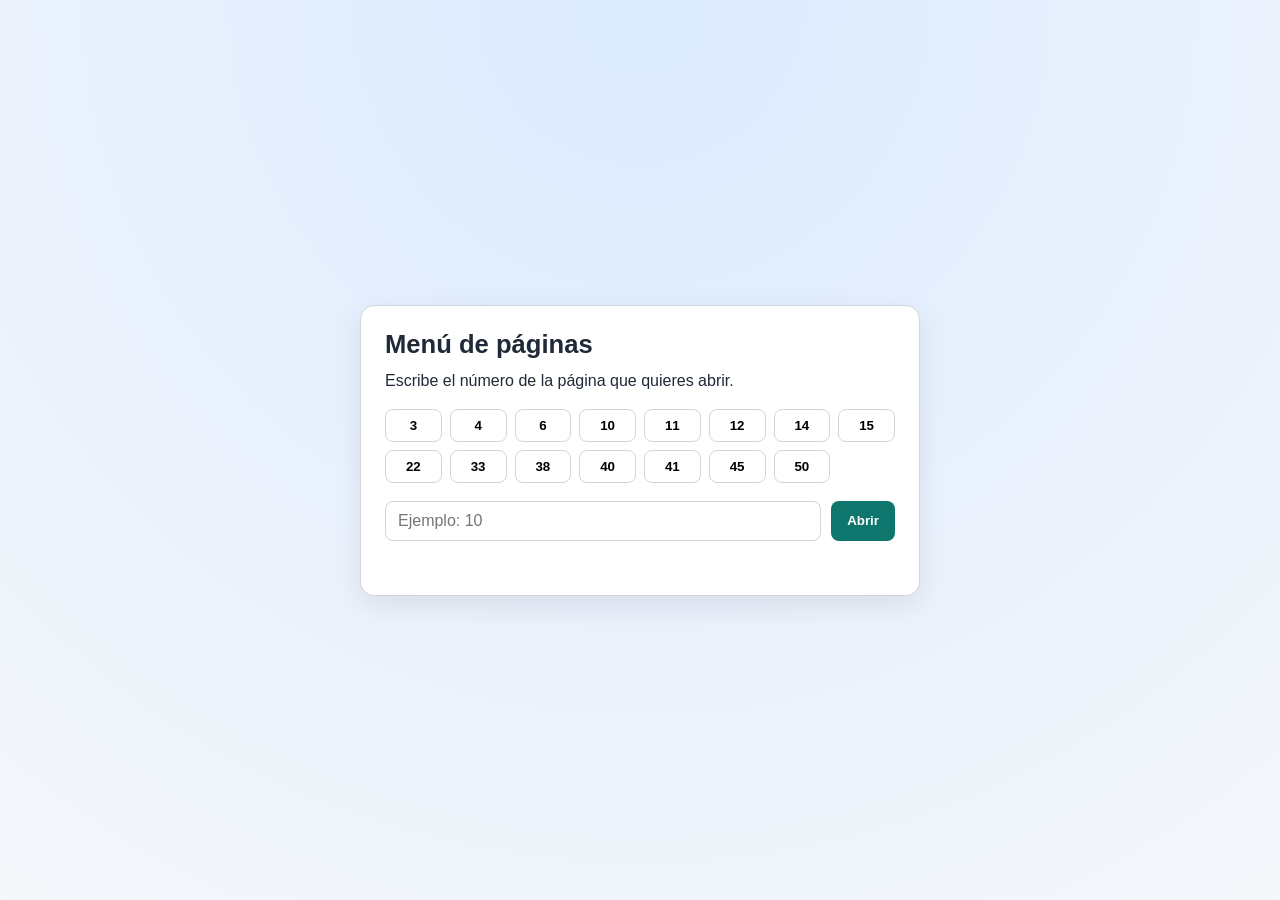
<file: index.html>
﻿<!DOCTYPE html>
<html lang="es">
<head>
  <meta charset="UTF-8" />
  <meta name="viewport" content="width=device-width, initial-scale=1.0" />
  <title>Menú de Páginas</title>
  <style>
    :root {
      --bg: #f5f7fb;
      --card: #ffffff;
      --text: #1f2937;
      --accent: #0f766e;
      --accent-hover: #115e59;
      --border: #d1d5db;
      --error: #b91c1c;
    }

    * {
      box-sizing: border-box;
      font-family: "Segoe UI", Tahoma, Geneva, Verdana, sans-serif;
    }

    body {
      margin: 0;
      min-height: 100vh;
      display: grid;
      place-items: center;
      background: radial-gradient(circle at top, #dbeafe, var(--bg));
      color: var(--text);
      padding: 24px;
    }

    .menu {
      width: min(560px, 100%);
      background: var(--card);
      border: 1px solid var(--border);
      border-radius: 14px;
      padding: 24px;
      box-shadow: 0 10px 30px rgba(0, 0, 0, 0.08);
    }

    h1 {
      margin: 0 0 10px;
      font-size: 1.6rem;
    }

    p {
      margin: 0 0 16px;
      line-height: 1.5;
    }

    .options {
      display: grid;
      grid-template-columns: repeat(auto-fit, minmax(56px, 1fr));
      gap: 8px;
      margin-bottom: 18px;
    }

    .opt-btn {
      border: 1px solid var(--border);
      background: #fff;
      padding: 8px;
      border-radius: 8px;
      cursor: pointer;
      font-weight: 600;
    }

    .opt-btn:hover {
      border-color: var(--accent);
    }

    .input-row {
      display: flex;
      gap: 10px;
      margin-bottom: 10px;
    }

    input {
      flex: 1;
      padding: 10px 12px;
      border: 1px solid var(--border);
      border-radius: 8px;
      font-size: 1rem;
    }

    button.go {
      border: none;
      background: var(--accent);
      color: white;
      padding: 10px 16px;
      border-radius: 8px;
      font-weight: 600;
      cursor: pointer;
    }

    button.go:hover {
      background: var(--accent-hover);
    }

    .error {
      min-height: 20px;
      color: var(--error);
      margin: 0;
      font-size: 0.95rem;
    }
  </style>
</head>
<body>
  <main class="menu">
    <h1>Menú de páginas</h1>
    <p>Escribe el número de la página que quieres abrir.</p>

    <div class="options" id="options"></div>

    <div class="input-row">
      <input id="pageInput" type="number" inputmode="numeric" placeholder="Ejemplo: 10" />
      <button class="go" id="openBtn" type="button">Abrir</button>
    </div>

    <p class="error" id="error"></p>
  </main>

  <script>
    const availablePages = [3, 4, 6, 10, 11, 12, 14, 15, 22, 33, 38, 40, 41, 45, 50];

    const optionsContainer = document.getElementById('options');
    const input = document.getElementById('pageInput');
    const openBtn = document.getElementById('openBtn');
    const error = document.getElementById('error');

    function openPage(number) {
      if (!availablePages.includes(number)) {
        error.textContent = 'Ese número no existe. Opciones válidas: ' + availablePages.join(', ');
        return;
      }

      error.textContent = '';
      window.location.href = `${number}/index.html`;
    }

    availablePages.forEach((num) => {
      const button = document.createElement('button');
      button.type = 'button';
      button.className = 'opt-btn';
      button.textContent = num;
      button.addEventListener('click', () => openPage(num));
      optionsContainer.appendChild(button);
    });

    openBtn.addEventListener('click', () => {
      const number = Number(input.value.trim());
      openPage(number);
    });

    input.addEventListener('keydown', (event) => {
      if (event.key === 'Enter') {
        const number = Number(input.value.trim());
        openPage(number);
      }
    });
  </script>
</body>
</html>
</file>
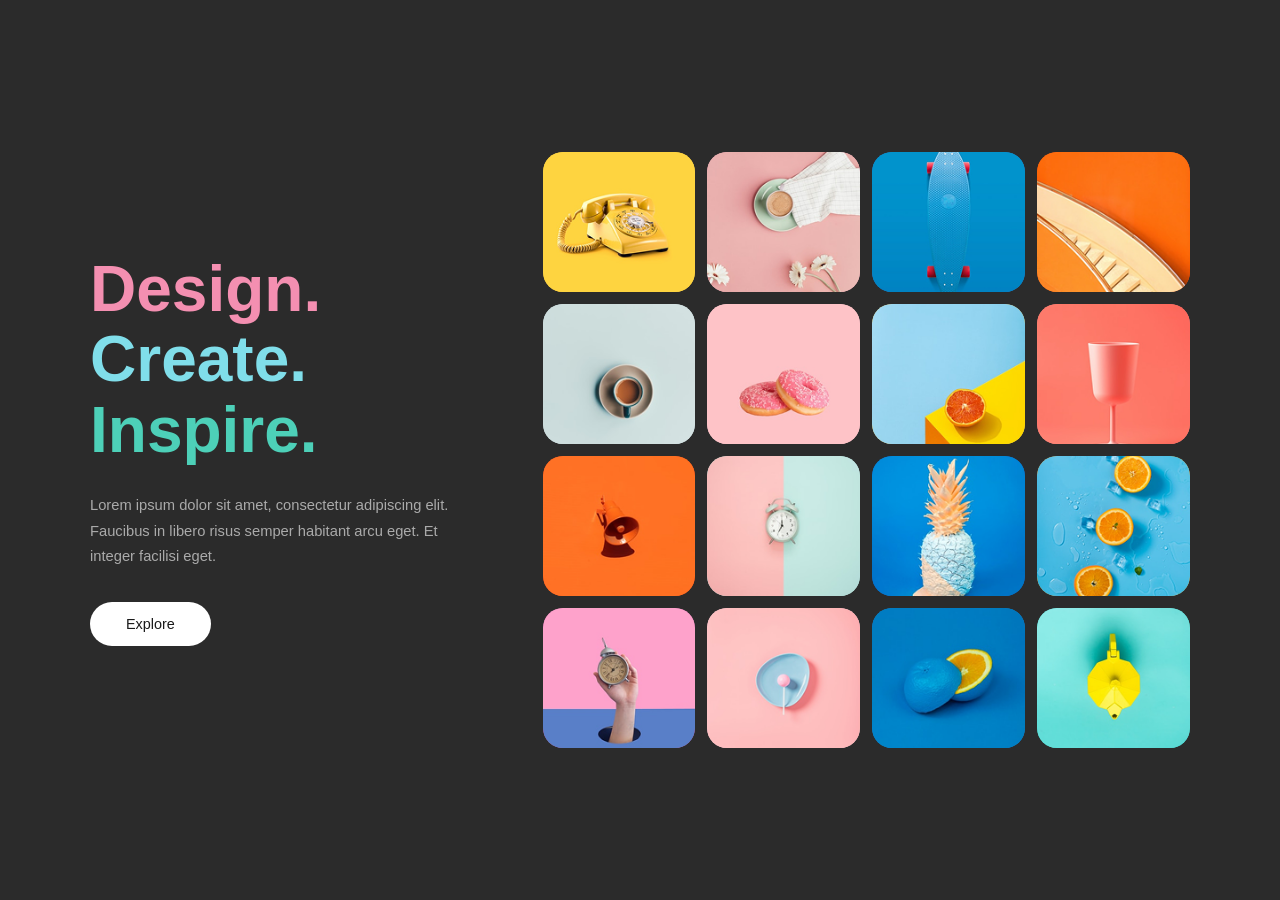
<file: 10/index.html>
﻿<!DOCTYPE html>
<html lang="es">
<head>
  <meta charset="UTF-8" />
  <meta name="viewport" content="width=device-width, initial-scale=1.0" />
  <title>Design. Create. Inspire.</title>
  <link rel="preconnect" href="https://fonts.googleapis.com" />
  <link rel="preconnect" href="https://fonts.gstatic.com" crossorigin />
  <link
    href="https://fonts.googleapis.com/css2?family=Google+Sans:ital,opsz,wght@0,17..18,400..700;1,17..18,400..700&family=Poppins:ital,wght@0,100;0,200;0,300;0,400;0,500;0,600;0,700;0,800;0,900;1,100;1,200;1,300;1,400;1,500;1,600;1,700;1,800;1,900&family=Roboto:ital,wght@0,100..900;1,100..900&display=swap"
    rel="stylesheet"
  />
  <link rel="stylesheet" href="CSS/style.css" />
</head>
<body>
  <section class="hero">
    <div class="hero__left">
      <h1>
        <span class="c-pink">Design.</span>
        <span class="c-blue">Create.</span>
        <span class="c-teal">Inspire.</span>
      </h1>

      <p>Lorem ipsum dolor sit amet, consectetur adipiscing elit. Faucibus in libero risus semper habitant arcu eget. Et integer facilisi eget.</p>
      <a href="#" class="btn">Explore</a>
    </div>

    <div class="hero__grid">
      <div class="cell"><img src="media/FILA 1/Frame 14195.png" alt="" /></div>
      <div class="cell"><img src="media/FILA 1/Frame 14195 (1).png" alt="" /></div>
      <div class="cell"><img src="media/FILA 1/Frame 14195 (2).png" alt="" /></div>
      <div class="cell"><img src="media/FILA 1/Frame 14195 (3).png" alt="" /></div>

      <div class="cell"><img src="media/FILA 2/Frame 14196.png" alt="" /></div>
      <div class="cell"><img src="media/FILA 2/Frame 14196 (1).png" alt="" /></div>
      <div class="cell"><img src="media/FILA 2/Frame 14197.png" alt="" /></div>
      <div class="cell"><img src="media/FILA 2/Frame 14196 (2).png" alt="" /></div>

      <div class="cell"><img src="media/FILA 3/Frame 14197 (1).png" alt="" /></div>
      <div class="cell"><img src="media/FILA 3/Frame 14197.png" alt="" /></div>
      <div class="cell"><img src="media/FILA 3/Frame 14198 (3).png" alt="" /></div>
      <div class="cell"><img src="media/FILA 3/Frame 14197 (2).png" alt="" /></div>

      <div class="cell"><img src="media/FILA 4/Frame 14198 (1).png" alt="" /></div>
      <div class="cell"><img src="media/FILA 4/Frame 14198.png" alt="" /></div>
      <div class="cell"><img src="media/FILA 4/Frame 148.png" alt="" /></div>
      <div class="cell"><img src="media/FILA 4/Frame 14198 (2).png" alt="" /></div>
    </div>
  </section>
</body>
</html>
</file>
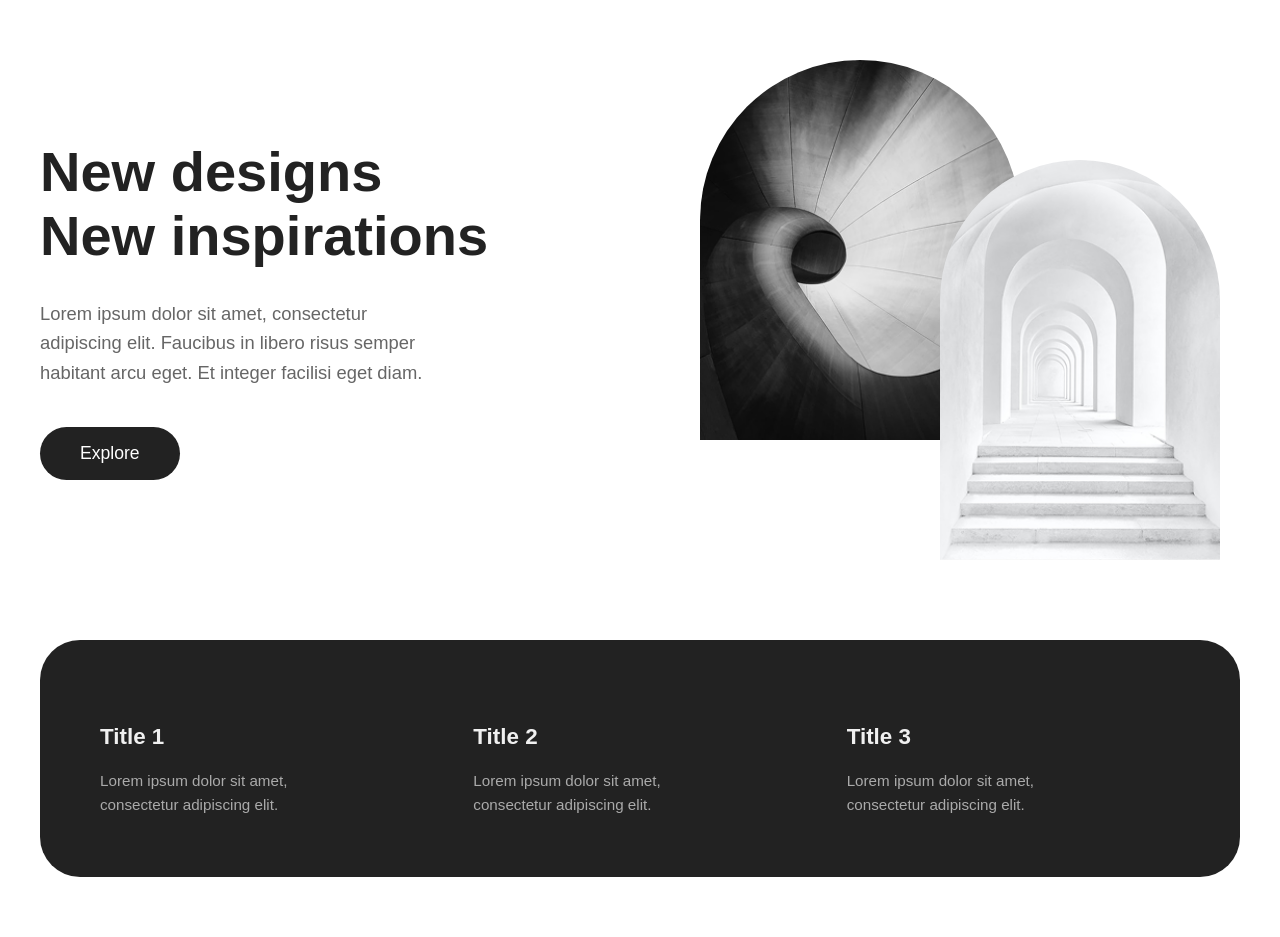
<file: 11/index.html>
﻿<!DOCTYPE html>
<html lang="en">
<head>
  <meta charset="UTF-8" />
  <meta name="viewport" content="width=device-width, initial-scale=1.0" />
  <title>New Designs Inspirations</title>
  <meta
    name="description"
    content="New designs, new inspirations. Explore our latest architectural and interior design concepts."
  />
  <link rel="stylesheet" href="CSS/style.css" />
  <link rel="preconnect" href="https://fonts.googleapis.com" />
  <link rel="preconnect" href="https://fonts.gstatic.com" crossorigin />
  <link
    href="https://fonts.googleapis.com/css2?family=Google+Sans:ital,opsz,wght@0,17..18,400..700;1,17..18,400..700&family=Poppins:ital,wght@0,100;0,200;0,300;0,400;0,500;0,600;0,700;0,800;0,900;1,100;1,200;1,300;1,400;1,500;1,600;1,700;1,800;1,900&family=Roboto:ital,wght@0,100..900;1,100..900&display=swap"
    rel="stylesheet"
  />
</head>
<body>
  <div class="container">
    <main class="hero">
      <div class="hero-left">
        <h1>New designs<br />New inspirations</h1>
        <p class="subtitle">
          Lorem ipsum dolor sit amet, consectetur<br />
          adipiscing elit. Faucibus in libero risus semper<br />
          habitant arcu eget. Et integer facilisi eget diam.
        </p>
        <button class="explore-btn">Explore</button>
      </div>

      <div class="hero-right">
        <img src="media/izquierda.png" alt="Dark concrete spiral staircase" class="arch-img-1" />
        <img src="media/derecha.png" alt="White arched hallway" class="arch-img-2" />
      </div>
    </main>

    <section class="features">
      <div class="feature-card">
        <i class="fa-solid fa-cloud feature-icon"></i>
        <h3>Title 1</h3>
        <p>Lorem ipsum dolor sit amet,<br />consectetur adipiscing elit.</p>
      </div>

      <div class="feature-card">
        <i class="fa-solid fa-cloud feature-icon"></i>
        <h3>Title 2</h3>
        <p>Lorem ipsum dolor sit amet,<br />consectetur adipiscing elit.</p>
      </div>

      <div class="feature-card">
        <i class="fa-solid fa-cloud feature-icon"></i>
        <h3>Title 3</h3>
        <p>Lorem ipsum dolor sit amet,<br />consectetur adipiscing elit.</p>
      </div>
    </section>
  </div>
</body>
</html>
</file>
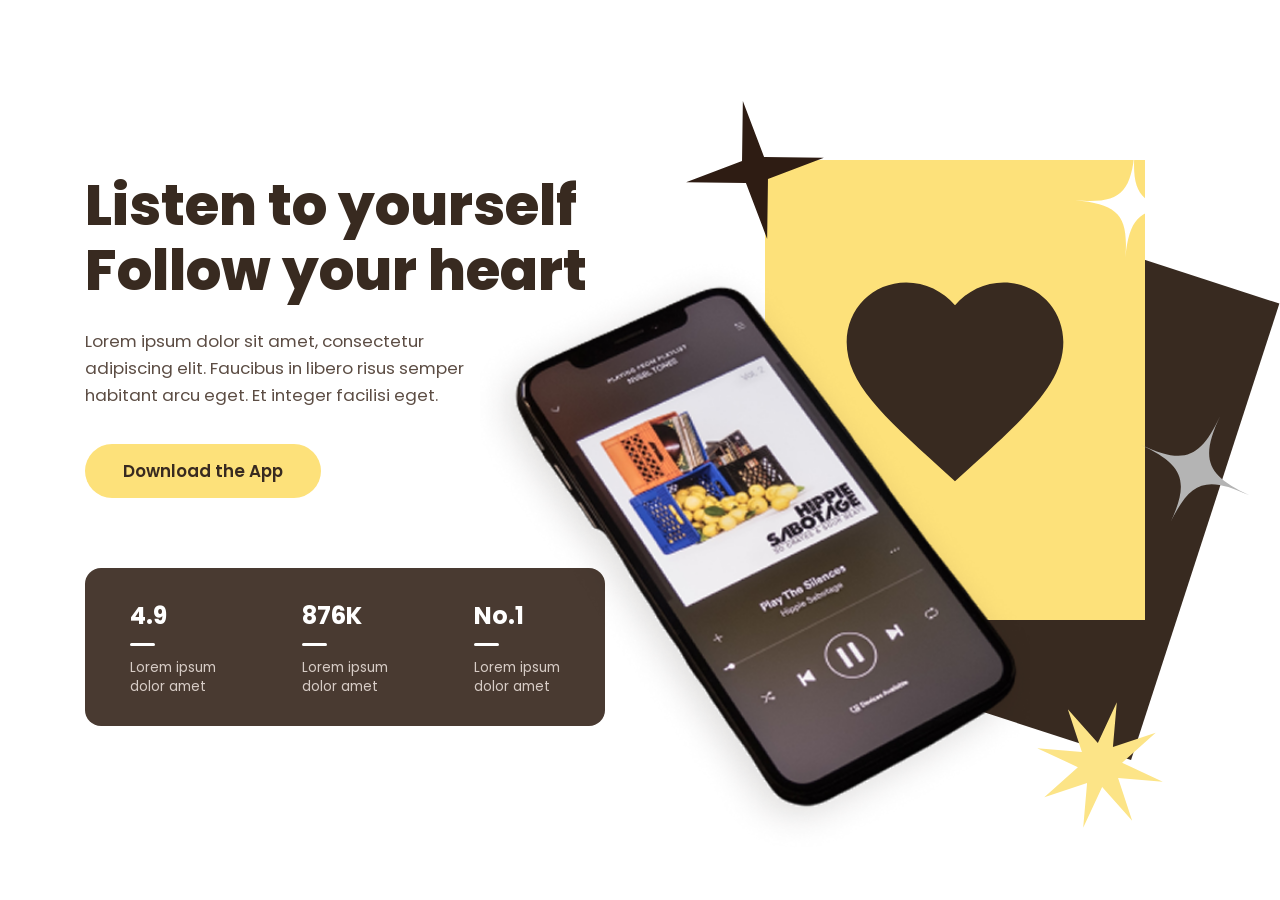
<file: 14/index.html>
﻿<!DOCTYPE html>
<html lang="es">
<head>
  <meta charset="UTF-8" />
  <meta name="viewport" content="width=device-width, initial-scale=1.0" />
  <title>Listen to yourself</title>

  <link rel="preconnect" href="https://fonts.googleapis.com" />
  <link rel="preconnect" href="https://fonts.gstatic.com" crossorigin />
  <link
    href="https://fonts.googleapis.com/css2?family=Poppins:wght@400;500;600;700;800&display=swap"
    rel="stylesheet"
  />
  <link rel="stylesheet" href="CSS/styles.css" />
</head>
<body>
  <div class="container">
    <div class="left-content">
      <h1>
        Listen to yourself<br />
        Follow your heart
      </h1>

      <p class="desc">
        Lorem ipsum dolor sit amet, consectetur<br />
        adipiscing elit. Faucibus in libero risus semper<br />
        habitant arcu eget. Et integer facilisi eget.
      </p>

      <button class="btn-download">Download the App</button>

      <div class="stats-card">
        <div class="stat-item">
          <h2>4.9</h2>
          <div class="line"></div>
          <p>Lorem ipsum<br />dolor amet</p>
        </div>

        <div class="stat-item">
          <h2>876K</h2>
          <div class="line"></div>
          <p>Lorem ipsum<br />dolor amet</p>
        </div>

        <div class="stat-item">
          <h2>No.1</h2>
          <div class="line"></div>
          <p>Lorem ipsum<br />dolor amet</p>
        </div>
      </div>
    </div>

    <div class="right-content">
      <svg class="star star-xdark" viewBox="0 0 100 100" xmlns="http://www.w3.org/2000/svg">
        <path d="M50 0 L58 42 L100 50 L58 58 L50 100 L42 58 L0 50 L42 42 Z" fill="#2E1C13" />
      </svg>

      <div class="dark-box"></div>
      <div class="yellow-box"></div>

      <svg class="heart-icon" viewBox="0 0 24 24" xmlns="http://www.w3.org/2000/svg">
        <path d="M12 21.35l-1.45-1.32C5.4 15.36 2 12.28 2 8.5 2 5.42 4.42 3 7.5 3c1.74 0 3.41.81 4.5 2.09C13.09 3.81 14.76 3 16.5 3 19.58 3 22 5.42 22 8.5c0 3.78-3.4 6.86-8.55 11.54L12 21.35z" />
      </svg>

      <svg class="star star-white" viewBox="0 0 100 100" xmlns="http://www.w3.org/2000/svg">
        <path d="M50 0 C50 40, 60 50, 100 50 C60 50, 50 60, 50 100 C50 60, 40 50, 0 50 C40 50, 50 40, 50 0 Z" fill="#FFFFFF" />
      </svg>

      <svg class="star star-silver" viewBox="0 0 100 100" xmlns="http://www.w3.org/2000/svg">
        <path d="M50 0 C50 40, 60 50, 100 50 C60 50, 50 60, 50 100 C50 60, 40 50, 0 50 C40 50, 50 40, 50 0 Z" fill="#B4B4B4" />
      </svg>

      <svg class="star star-yb" viewBox="0 0 100 100" xmlns="http://www.w3.org/2000/svg">
        <path d="M50 0 L56 34 L85 15 L66 44 L100 50 L66 56 L85 85 L56 66 L50 100 L44 66 L15 85 L34 56 L0 50 L34 44 L15 15 L44 34 Z" fill="#FCE487" />
      </svg>

      <div class="phone-mockup">
        <div class="phone-notch"></div>
        <img src="media/unsplash_N_xjrdKZPkw.png" alt="Screen" class="user-screen-image" />
        <div class="screen-placeholder"></div>
      </div>
    </div>
  </div>
</body>
</html>
</file>
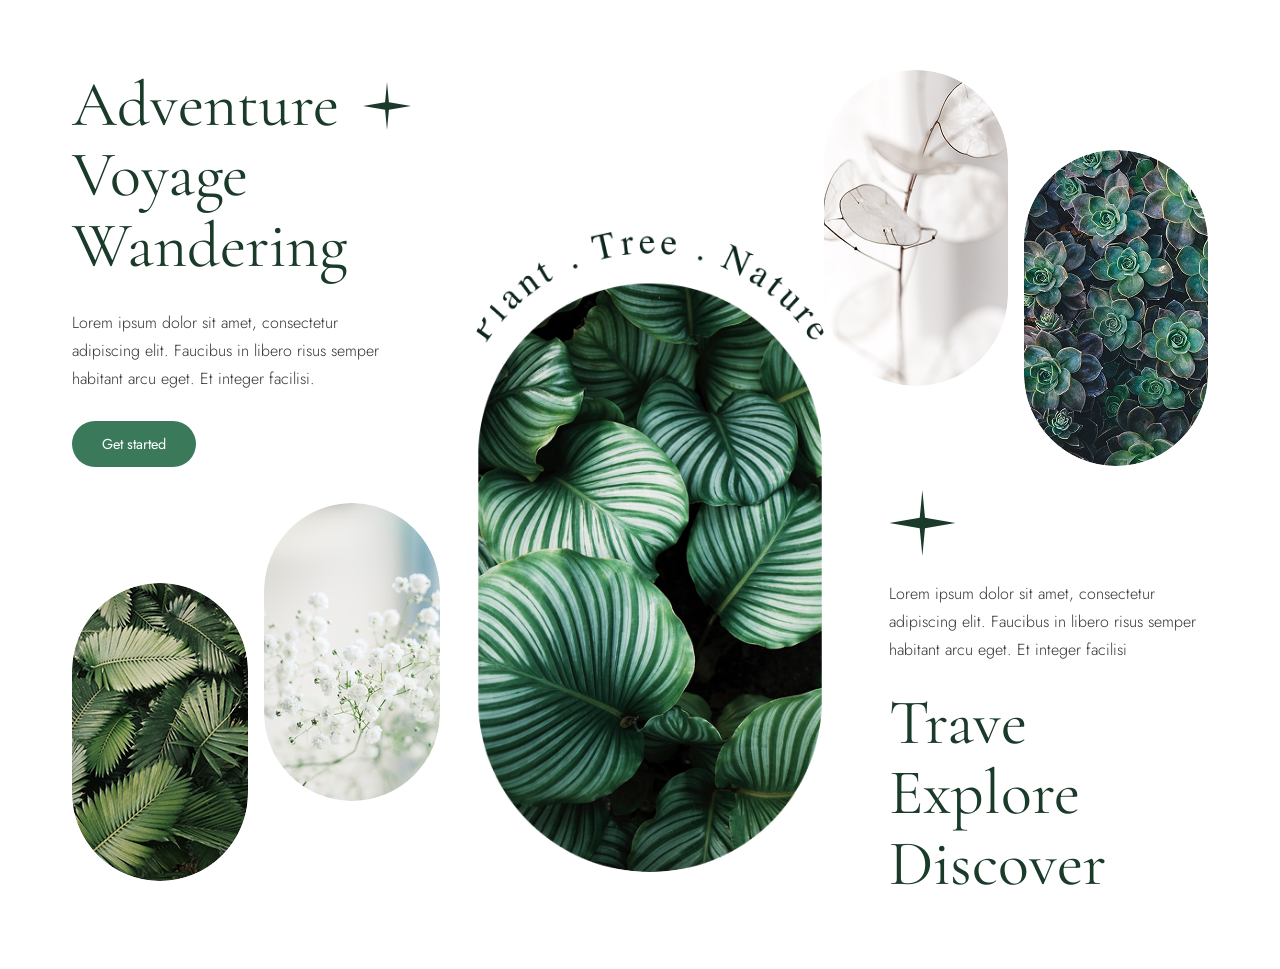
<file: 15/index.html>
﻿<!DOCTYPE html>
<html lang="es">
<head>
  <meta charset="UTF-8" />
  <meta name="viewport" content="width=device-width, initial-scale=1.0" />
  <title>Nature & Travel</title>
  <link rel="stylesheet" href="CSS/style.css" />
  <link href="https://fonts.googleapis.com/css2?family=Cormorant+Garamond:wght@300;400;600&family=Jost:wght@300;400&display=swap" rel="stylesheet" />
</head>
<body>
  <main class="layout">
    <div class="col col--left">
      <div class="title-block">
        <h1 class="main-title">
          Adventure<br />
          Voyage<br />
          Wandering
        </h1>
        <div class="star star--dark star--sm"></div>
      </div>

      <p class="body-text">
        Lorem ipsum dolor sit amet, consectetur adipiscing elit. Faucibus
        in libero risus semper habitant arcu eget. Et integer facilisi.
      </p>

      <a href="#" class="btn-green">Get started</a>

      <div class="photos-left">
        <div class="pill pill--sm">
          <img src="media/izquierda/left.png" alt="fern leaves" />
        </div>
        <div class="pill pill--md">
          <img src="media/izquierda/right.png" alt="white flowers" />
        </div>
      </div>
    </div>

    <div class="col col--center">
      <div class="circle-badge">
        <svg class="badge-text" viewBox="0 0 200 200">
          <defs>
            <path id="circle-path" d="M 100,100 m -70,0 a 70,70 0 1,1 140,0 a 70,70 0 1,1 -140,0" />
          </defs>
        </svg>

        <div class="arch-photo">
          <img src="media/image middle.png" alt="tropical leaves" />
        </div>
      </div>
    </div>

    <div class="col col--right">
      <div class="photos-right">
        <div class="pill pill--md pill--tall">
          <img src="media/derecha/izquierda.png" alt="branch white" />
        </div>
        <div class="pill pill--md">
          <img src="media/derecha/derecha.png" alt="succulents" />
        </div>
      </div>

      <div class="star star--dark star--lg"></div>

      <p class="body-text">
        Lorem ipsum dolor sit amet, consectetur adipiscing elit.
        Faucibus in libero risus semper habitant arcu eget.
        Et integer facilisi
      </p>

      <h2 class="sub-title">
        Trave<br />
        Explore<br />
        Discover
      </h2>
    </div>
  </main>
</body>
</html>
</file>
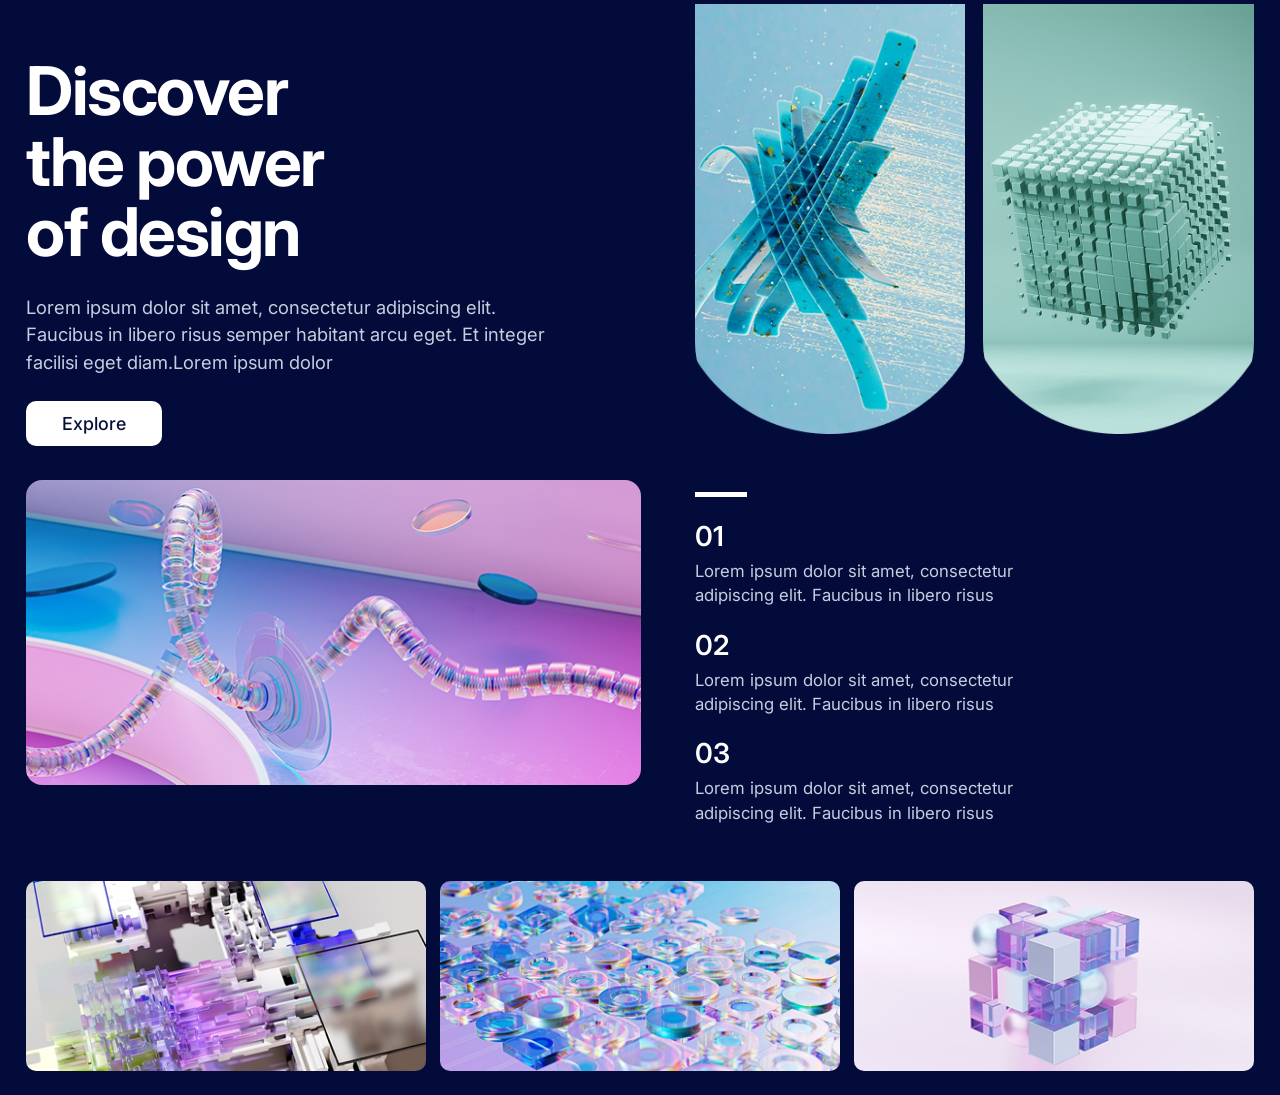
<file: 22/index.html>
﻿<!DOCTYPE html>
<html lang="en">
<head>
  <meta charset="UTF-8" />
  <meta name="viewport" content="width=device-width, initial-scale=1.0" />
  <title>Power of Design</title>

  <link href="https://fonts.googleapis.com/css2?family=Inter:wght@400;500;600;700;800&display=swap" rel="stylesheet" />
  <link rel="stylesheet" href="CSS/style.css" />
</head>
<body>
  <div class="wrapper">
    <div class="container main-grid">
      <div class="col-left">
        <h1 class="main-title">Discover<br />the power<br />of design</h1>

        <p class="main-desc">
          Lorem ipsum dolor sit amet, consectetur adipiscing elit. Faucibus in libero risus
          semper habitant arcu eget. Et integer facilisi eget diam.Lorem ipsum dolor
        </p>

        <a href="#" class="btn-explore">Explore</a>

        <div class="middle-card">
          <img src="media/medio.png" alt="Abstract Design Landscape" />
        </div>
      </div>

      <div class="col-right">
        <div class="arches-wrapper">
          <div class="arch">
            <img src="media/arriba izquierda.png" alt="Design fluid" />
          </div>
          <div class="arch">
            <img src="media/arriba derecha.png" alt="Design cubes" />
          </div>
        </div>

        <div class="features">
          <div class="divider"></div>

          <div class="feature-item">
            <h3>01</h3>
            <p>Lorem ipsum dolor sit amet, consectetur<br />adipiscing elit. Faucibus in libero risus</p>
          </div>

          <div class="feature-item">
            <h3>02</h3>
            <p>Lorem ipsum dolor sit amet, consectetur<br />adipiscing elit. Faucibus in libero risus</p>
          </div>

          <div class="feature-item">
            <h3>03</h3>
            <p>Lorem ipsum dolor sit amet, consectetur<br />adipiscing elit. Faucibus in libero risus</p>
          </div>
        </div>
      </div>
    </div>

    <div class="container bottom-gallery">
      <div class="gallery-card">
        <img src="media/izquierda.png" alt="Gallery item 1" />
      </div>
      <div class="gallery-card">
        <img src="media/centro.png" alt="Gallery item 2" />
      </div>
      <div class="gallery-card">
        <img src="media/derecha.png" alt="Gallery item 3" />
      </div>
    </div>
  </div>
</body>
</html>
</file>
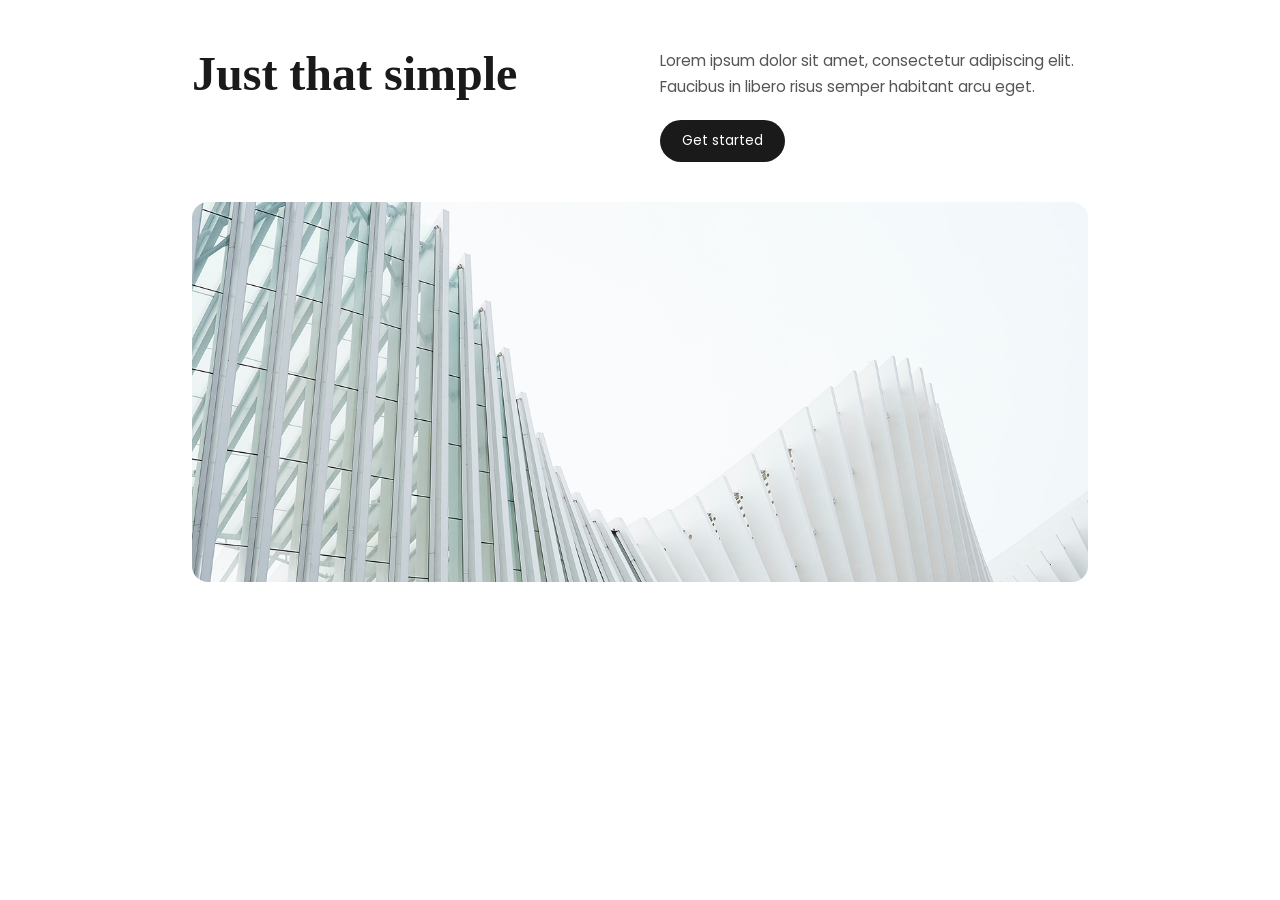
<file: 3/index.html>
﻿<!DOCTYPE html>
<html lang="es">
<head>
  <meta charset="UTF-8" />
  <meta name="viewport" content="width=device-width, initial-scale=1.0" />
  <title>Just that simple</title>
  <link rel="preconnect" href="https://fonts.googleapis.com" />
  <link rel="preconnect" href="https://fonts.gstatic.com" crossorigin />
  <link
    href="https://fonts.googleapis.com/css2?family=Google+Sans:ital,opsz,wght@0,17..18,400..700;1,17..18,400..700&family=Poppins:ital,wght@0,100;0,200;0,300;0,400;0,500;0,600;0,700;0,800;0,900;1,100;1,200;1,300;1,400;1,500;1,600;1,700;1,800;1,900&family=Roboto:ital,wght@0,100..900;1,100..900&display=swap"
    rel="stylesheet"
  />
  <link rel="stylesheet" href="CSS/styles.css" />
</head>
<body>
  <section class="top">
    <div class="top__title">
      <h1>Just that simple</h1>
    </div>

    <div class="top__content">
      <p>Lorem ipsum dolor sit amet, consectetur adipiscing elit. Faucibus in libero risus semper habitant arcu eget.</p>
      <a href="#" class="btn">Get started</a>
    </div>
  </section>

  <section class="hero-image">
    <img src="media/1.png" alt="Imagen principal" />
  </section>
</body>
</html>
</file>
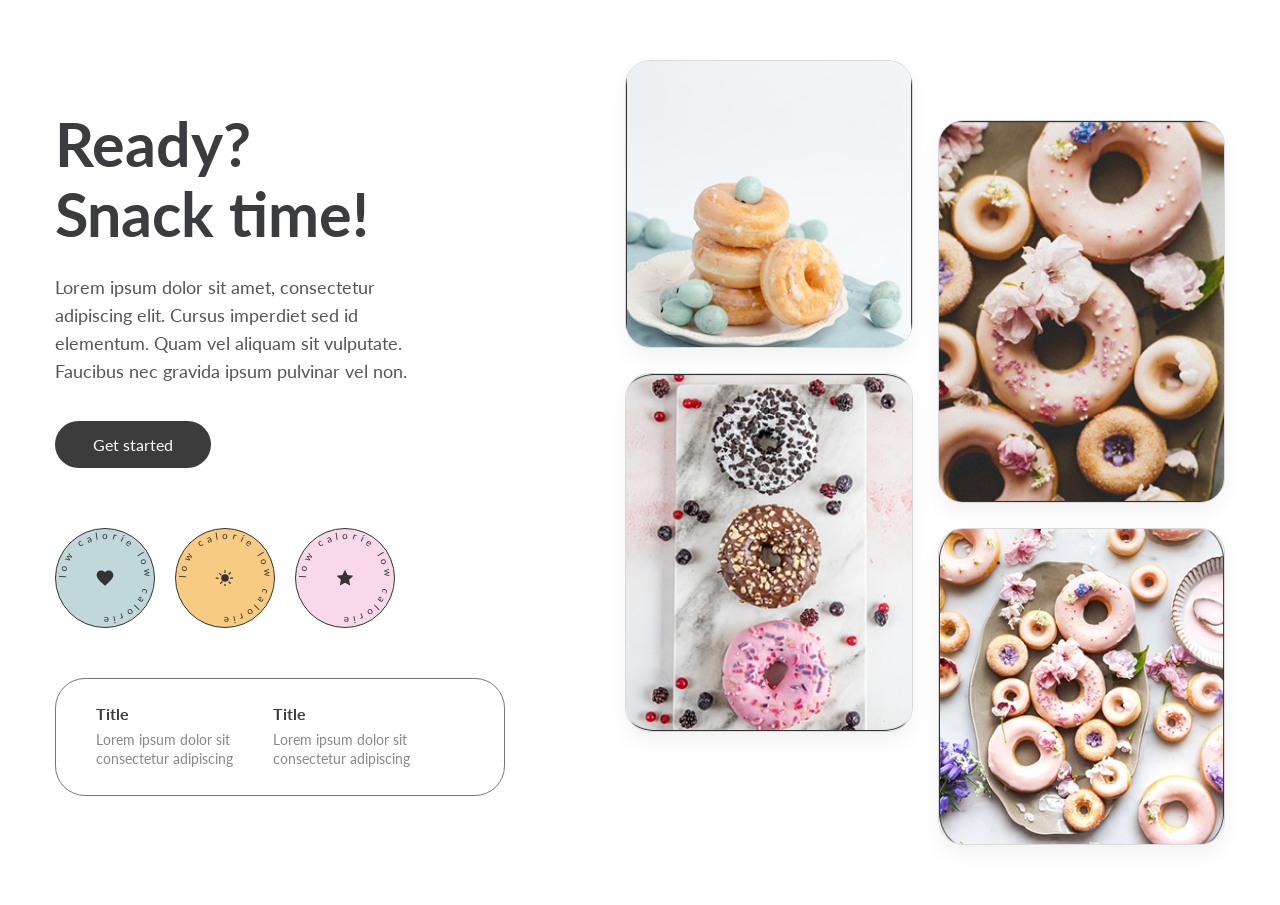
<file: 33/index.html>
<!DOCTYPE html>
<html lang="en">
<head>
  <meta charset="UTF-8" />
  <meta name="viewport" content="width=device-width, initial-scale=1.0" />
  <title>Ready? Snack time!</title>
  <link href="https://fonts.googleapis.com/css2?family=Lato:wght@400;700;900&display=swap" rel="stylesheet" />
  <link rel="stylesheet" href="CSS/style.css" />
</head>
<body>
  <main class="container">
    <div class="col-left">
      <h1 class="main-title">
        Ready?<br />
        Snack time!
      </h1>

      <p class="main-desc">
        Lorem ipsum dolor sit amet, consectetur<br />
        adipiscing elit. Cursus imperdiet sed id<br />
        elementum. Quam vel aliquam sit vulputate.<br />
        Faucibus nec gravida ipsum pulvinar vel non.
      </p>

      <a href="#" class="btn-primary">Get started</a>

      <div class="badges-row">
        <div class="circular-badge badge-blue">
          <svg class="curved-text-svg" viewBox="0 0 100 100">
            <path id="curve" d="M 50, 50 m -40, 0 a 40,40 0 1,1 80,0 a 40,40 0 1,1 -80,0" fill="transparent" />
            <text font-family="'Lato', sans-serif" font-size="10" fill="#333" letter-spacing="4">
              <textPath href="#curve" startOffset="0%">low calorie low calorie </textPath>
            </text>
          </svg>
          <div class="badge-icon">
            <svg viewBox="0 0 24 24" fill="currentColor">
              <path d="M12 21.35l-1.45-1.32C5.4 15.36 2 12.28 2 8.5 2 5.42 4.42 3 7.5 3c1.74 0 3.41.81 4.5 2.09C13.09 3.81 14.76 3 16.5 3 19.58 3 22 5.42 22 8.5c0 3.78-3.4 6.86-8.55 11.54L12 21.35z" />
            </svg>
          </div>
        </div>

        <div class="circular-badge badge-yellow">
          <svg class="curved-text-svg" viewBox="0 0 100 100">
            <path id="curve2" d="M 50, 50 m -40, 0 a 40,40 0 1,1 80,0 a 40,40 0 1,1 -80,0" fill="transparent" />
            <text font-family="'Lato', sans-serif" font-size="10" fill="#333" letter-spacing="4">
              <textPath href="#curve2" startOffset="0%">low calorie low calorie </textPath>
            </text>
          </svg>
          <div class="badge-icon">
            <svg viewBox="0 0 24 24" fill="currentColor">
              <path d="M12 2.25a.75.75 0 01.75.75v2.25a.75.75 0 01-1.5 0V3a.75.75 0 01.75-.75zM7.5 12a4.5 4.5 0 119 0 4.5 4.5 0 01-9 0zM18.894 6.166a.75.75 0 00-1.06-1.06l-1.591 1.59a.75.75 0 101.06 1.061l1.591-1.59zM21.75 12a.75.75 0 01-.75.75h-2.25a.75.75 0 010-1.5H21a.75.75 0 01.75.75zM17.834 18.894a.75.75 0 001.06-1.06l-1.59-1.591a.75.75 0 10-1.061 1.06l1.59 1.591zM12 18.75a.75.75 0 01.75.75V21a.75.75 0 01-1.5 0v-1.5a.75.75 0 01.75-.75zM6.166 17.834a.75.75 0 001.06 1.06l1.59-1.591a.75.75 0 10-1.06-1.061l-1.59 1.59zM4.5 12a.75.75 0 01-.75.75H1.5a.75.75 0 010-1.5h2.25a.75.75 0 01.75.75zM6.166 6.166a.75.75 0 00-1.06 1.06l1.591 1.59a.75.75 0 001.06-1.061l-1.59-1.59z" />
            </svg>
          </div>
        </div>

        <div class="circular-badge badge-pink">
          <svg class="curved-text-svg" viewBox="0 0 100 100">
            <path id="curve3" d="M 50, 50 m -40, 0 a 40,40 0 1,1 80,0 a 40,40 0 1,1 -80,0" fill="transparent" />
            <text font-family="'Lato', sans-serif" font-size="10" fill="#333" letter-spacing="4">
              <textPath href="#curve3" startOffset="0%">low calorie low calorie </textPath>
            </text>
          </svg>
          <div class="badge-icon">
            <svg viewBox="0 0 24 24" fill="currentColor">
              <path d="M12 2l3.09 6.26L22 9.27l-5 4.87 1.18 6.88L12 17.77l-6.18 3.25L7 14.14 2 9.27l6.91-1.01L12 2z" />
            </svg>
          </div>
        </div>
      </div>

      <div class="info-pill">
        <div class="info-block">
          <h4>Title</h4>
          <p>Lorem ipsum dolor sit<br />consectetur adipiscing</p>
        </div>
        <div class="info-block">
          <h4>Title</h4>
          <p>Lorem ipsum dolor sit<br />consectetur adipiscing</p>
        </div>
      </div>
    </div>

    <div class="col-right">
      <div class="gallery">
        <div class="gallery-col col-even">
          <div class="img-box img-top">
            <img src="media/izquierda arriba.png" alt="Donuts top left" />
          </div>
          <div class="img-box img-bottom">
            <img src="media/izquierda abajo.png" alt="Donuts bottom left" />
          </div>
        </div>

        <div class="gallery-col col-offset">
          <div class="img-box img-tall">
            <img src="media/derecha arriba.png" alt="Donuts top right" />
          </div>
          <div class="img-box img-square">
            <img src="media/derecha abajo.png" alt="Donuts bottom right" />
          </div>
        </div>
      </div>
    </div>
  </main>
</body>
</html>
</file>
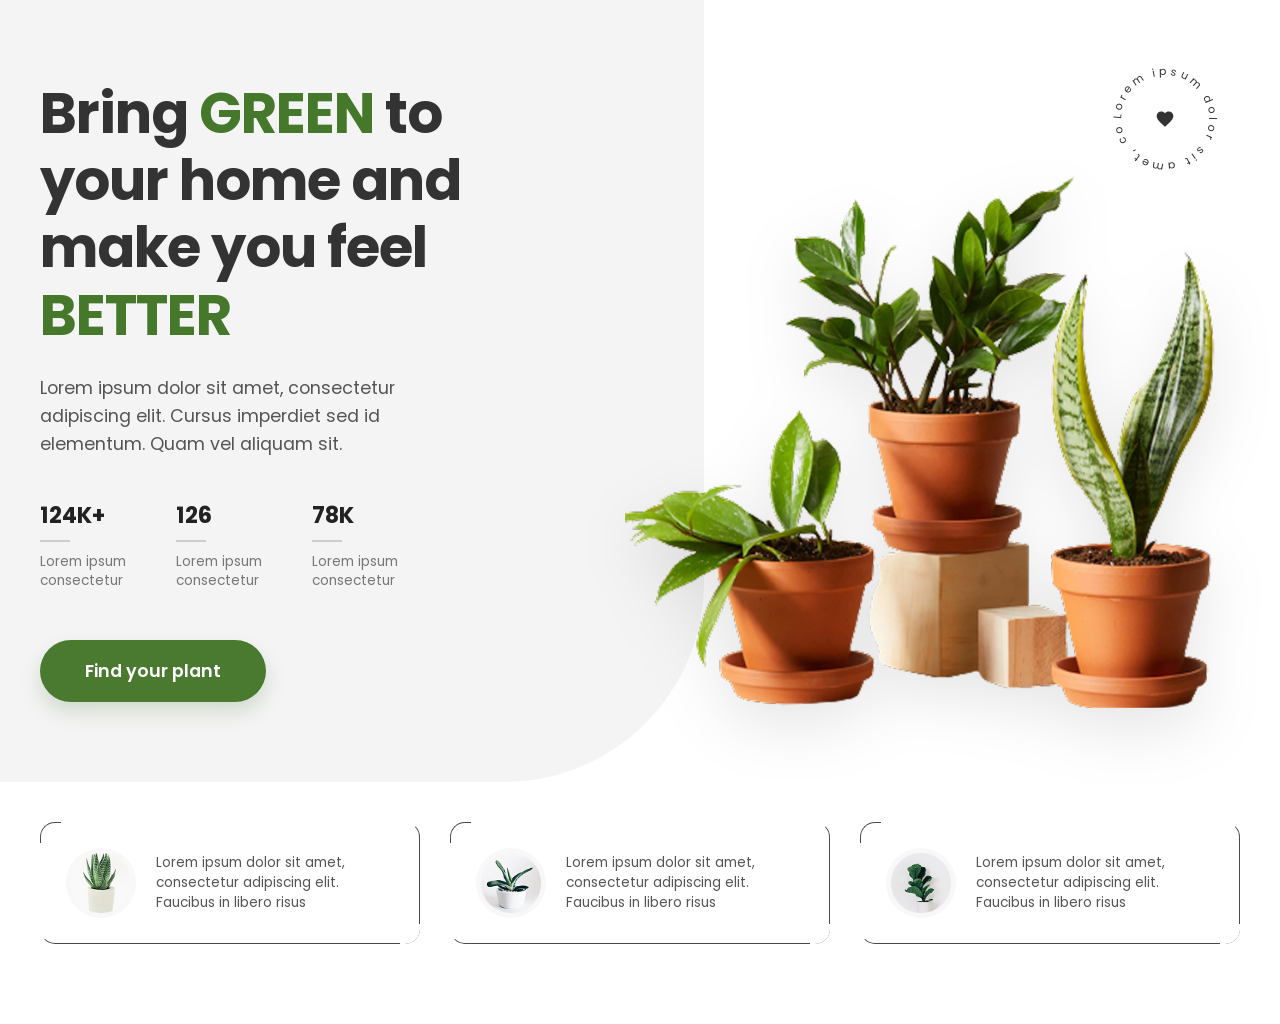
<file: 38/index.html>
<!DOCTYPE html>
<html lang="en">
<head>
  <meta charset="UTF-8" />
  <meta name="viewport" content="width=device-width, initial-scale=1.0" />
  <title>Bring GREEN to your home</title>
  <link href="https://fonts.googleapis.com/css2?family=Poppins:wght@400;500;600;700&display=swap" rel="stylesheet" />
  <link rel="stylesheet" href="CSS/style.css" />
</head>
<body>
  <main class="container">
    <div class="hero-section">
      <div class="bg-shape-left"></div>

      <div class="hero-content">
        <div class="col-left">
          <h1 class="main-title">
            Bring <span class="text-green">GREEN</span> to<br />
            your home and<br />
            make you feel <span class="text-green">BETTER</span>
          </h1>

          <p class="main-desc">
            Lorem ipsum dolor sit amet, consectetur<br />
            adipiscing elit. Cursus imperdiet sed id<br />
            elementum. Quam vel aliquam sit.
          </p>

          <div class="stats-row">
            <div class="stat-item">
              <h4>124K+</h4>
              <div class="underline-short"></div>
              <p>Lorem ipsum<br />consectetur</p>
            </div>

            <div class="stat-item">
              <h4>126</h4>
              <div class="underline-short"></div>
              <p>Lorem ipsum<br />consectetur</p>
            </div>

            <div class="stat-item">
              <h4>78K</h4>
              <div class="underline-short"></div>
              <p>Lorem ipsum<br />consectetur</p>
            </div>
          </div>

          <a href="#" class="btn-green">Find your plant</a>
        </div>

        <div class="col-right">
          <div class="circular-stamp">
            <svg class="curved-text" viewBox="0 0 100 100">
              <path id="curve" d="M 50, 50 m -40, 0 a 40,40 0 1,1 80,0 a 40,40 0 1,1 -80,0" fill="transparent" />
              <text font-family="'Poppins', sans-serif" font-size="10" fill="#333" letter-spacing="3">
                <textPath href="#curve" startOffset="0%">Lorem ipsum dolor sit amet, con </textPath>
              </text>
            </svg>

            <div class="stamp-icon">
              <svg viewBox="0 0 24 24" fill="#333">
                <path d="M12 21.35l-1.45-1.32C5.4 15.36 2 12.28 2 8.5 2 5.42 4.42 3 7.5 3c1.74 0 3.41.81 4.5 2.09C13.09 3.81 14.76 3 16.5 3 19.58 3 22 5.42 22 8.5c0 3.78-3.4 6.86-8.55 11.54L12 21.35z" />
              </svg>
            </div>
          </div>

          <div class="plants-wrapper">
            <img src="media/vegetacon linda.png" alt="Potted plants group" class="plants-img" />
          </div>
        </div>
      </div>
    </div>

    <div class="features-row">
      <div class="feature-card">
        <div class="card-icon-box">
          <img src="media/1.png" alt="Plant 1" />
        </div>
        <p>Lorem ipsum dolor sit amet,<br />consectetur adipiscing elit.<br />Faucibus in libero risus</p>
      </div>

      <div class="feature-card">
        <div class="card-icon-box">
          <img src="media/2.png" alt="Plant 2" />
        </div>
        <p>Lorem ipsum dolor sit amet,<br />consectetur adipiscing elit.<br />Faucibus in libero risus</p>
      </div>

      <div class="feature-card">
        <div class="card-icon-box">
          <img src="media/3.png" alt="Plant 3" />
        </div>
        <p>Lorem ipsum dolor sit amet,<br />consectetur adipiscing elit.<br />Faucibus in libero risus</p>
      </div>
    </div>
  </main>
</body>
</html>
</file>
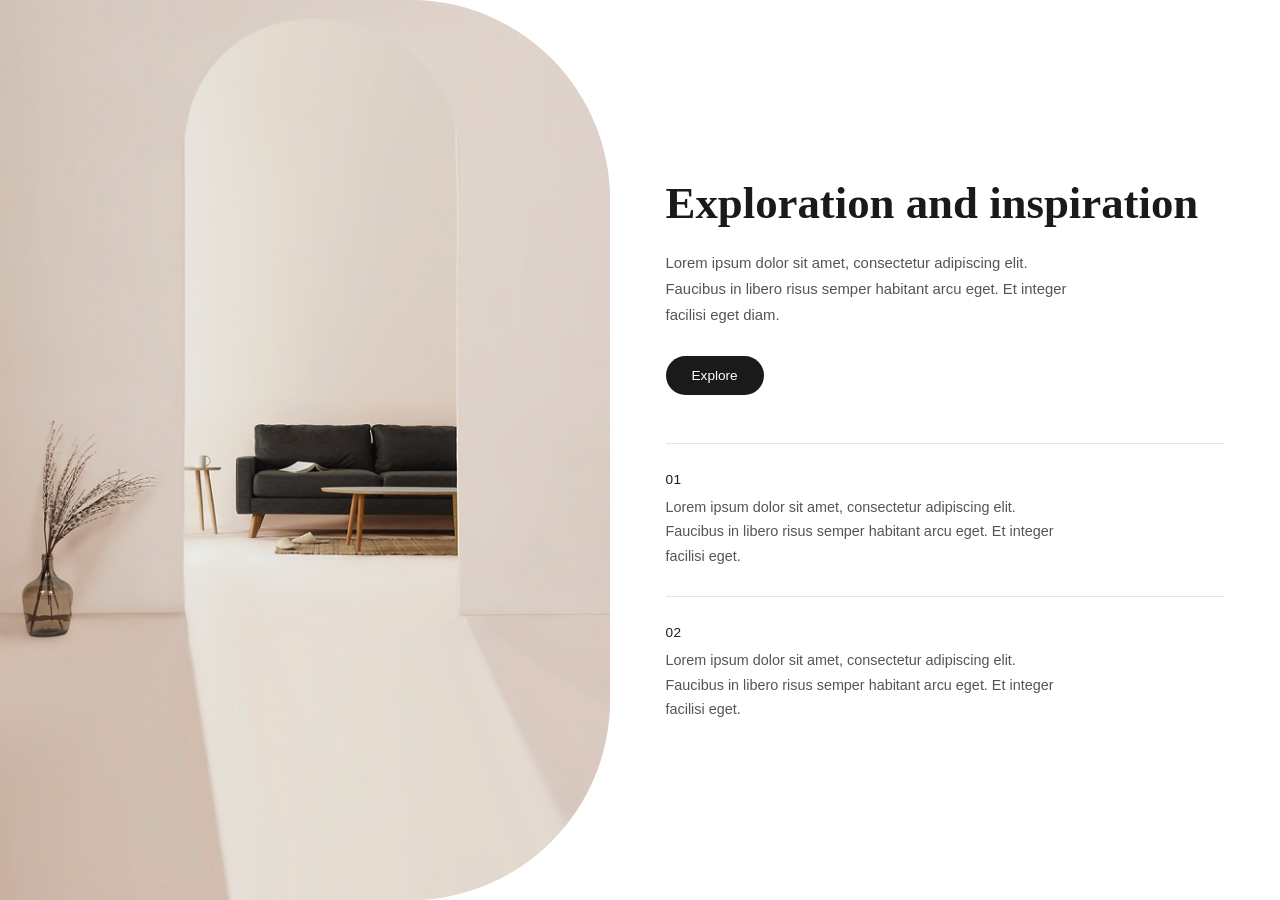
<file: 4/index.html>
﻿<!DOCTYPE html>
<html lang="es">
<head>
  <meta charset="UTF-8" />
  <meta name="viewport" content="width=device-width, initial-scale=1.0" />
  <title>Exploration and inspiration</title>
  <link rel="preconnect" href="https://fonts.googleapis.com" />
  <link rel="preconnect" href="https://fonts.gstatic.com" crossorigin />
  <link
    href="https://fonts.googleapis.com/css2?family=Google+Sans:ital,opsz,wght@0,17..18,400..700;1,17..18,400..700&family=Poppins:ital,wght@0,100;0,200;0,300;0,400;0,500;0,600;0,700;0,800;0,900;1,100;1,200;1,300;1,400;1,500;1,600;1,700;1,800;1,900&family=Roboto:ital,wght@0,100..900;1,100..900&display=swap"
    rel="stylesheet"
  />
  <link rel="stylesheet" href="CSS/style.css" />
</head>
<body>
  <section class="layout">
    <div class="layout__image">
      <img src="media/Image.png" alt="Imagen principal" />
    </div>

    <div class="layout__content">
      <h1>Exploration and inspiration</h1>
      <p class="layout__desc">
        Lorem ipsum dolor sit amet, consectetur adipiscing elit. Faucibus in libero risus semper habitant arcu eget. Et integer facilisi eget diam.
      </p>
      <a href="#" class="btn">Explore</a>

      <div class="items">
        <div class="item">
          <span class="item__number">01</span>
          <p>Lorem ipsum dolor sit amet, consectetur adipiscing elit. Faucibus in libero risus semper habitant arcu eget. Et integer facilisi eget.</p>
        </div>
        <div class="item">
          <span class="item__number">02</span>
          <p>Lorem ipsum dolor sit amet, consectetur adipiscing elit. Faucibus in libero risus semper habitant arcu eget. Et integer facilisi eget.</p>
        </div>
      </div>
    </div>
  </section>
</body>
</html>
</file>
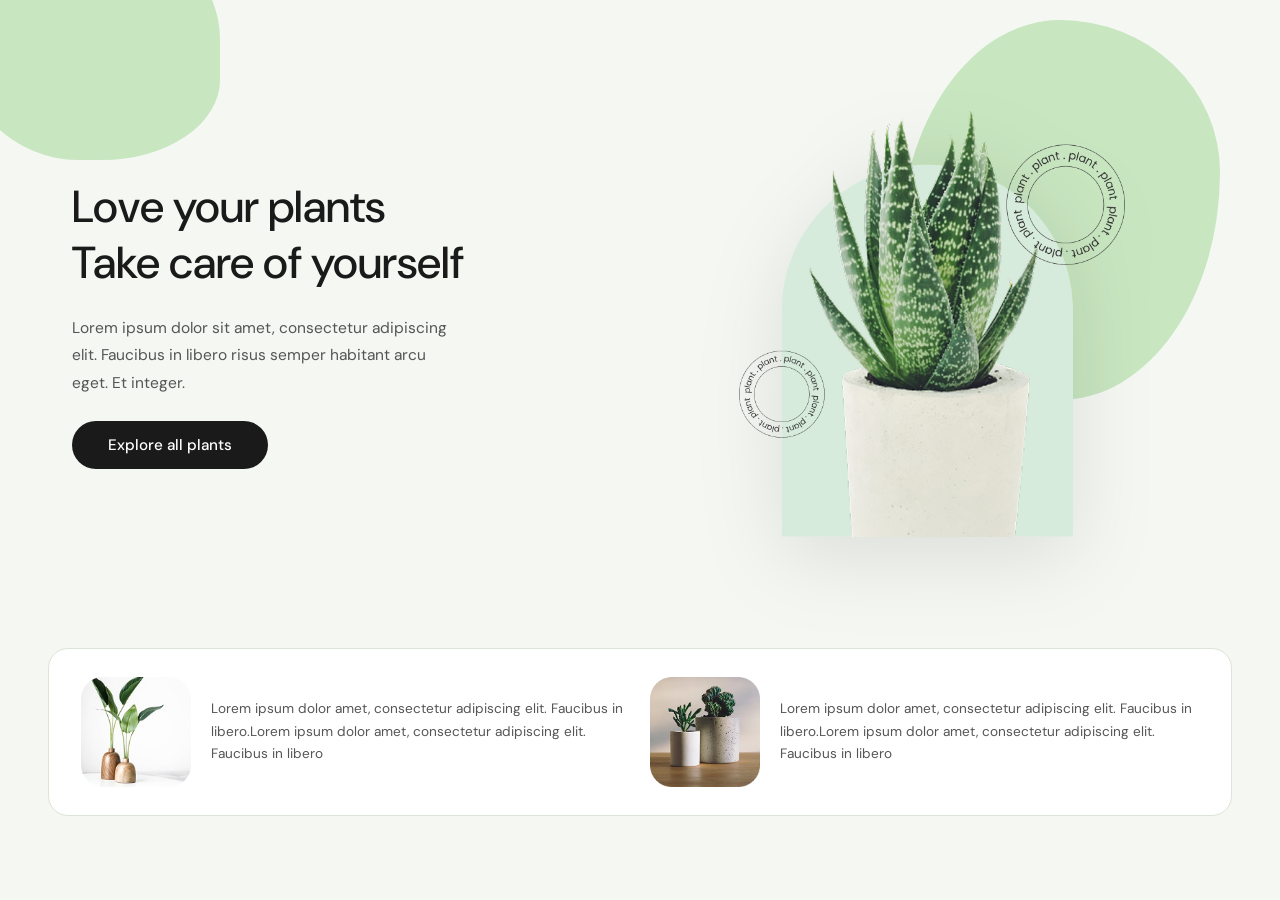
<file: 40/index.html>
<!DOCTYPE html>
<html lang="es">
<head>
  <meta charset="UTF-8" />
  <meta name="viewport" content="width=device-width, initial-scale=1.0" />
  <title>Love Your Plants</title>
  <link rel="stylesheet" href="CSS/style.css" />
  <link href="https://fonts.googleapis.com/css2?family=DM+Sans:wght@300;400;500;700&display=swap" rel="stylesheet" />
</head>
<body>
  <!-- ========== HERO ========== -->
  <section class="hero">
    <!-- Blobs decorativos -->
    <div class="blob blob--top-left"></div>
    <div class="blob blob--center-right"></div>

    <!-- Contenido izquierda -->
    <div class="hero__left">
      <h1 class="hero__title">
        Love your plants<br />
        Take care of yourself
      </h1>
      <p class="hero__desc">
        Lorem ipsum dolor sit amet, consectetur
        adipiscing elit. Faucibus in libero risus
        semper habitant arcu eget. Et integer.
      </p>
      <a href="#" class="hero__btn">Explore all plants</a>
    </div>

    <!-- Derecha: imagen planta + badges circulares -->
    <div class="hero__right">
      <img src="media/grandota.png" alt="plant" class="hero__plant" />
    </div>
  </section>

  <!-- ========== CARDS ========== -->
  <section class="cards">
    <div class="card-row">
      <div class="card">
        <!-- REEMPLAZA con tu imagen -->
        <img src="media/izquierda.png" alt="plant 1" class="card__img" />
        <p class="card__desc">
          Lorem ipsum dolor amet, consectetur
          adipiscing elit. Faucibus in libero.Lorem
          ipsum dolor amet, consectetur adipiscing
          elit. Faucibus in libero
        </p>
      </div>

      <div class="card">
        <!-- REEMPLAZA con tu imagen -->
        <img src="media/derecha.png" alt="plant 2" class="card__img" />
        <p class="card__desc">
          Lorem ipsum dolor amet, consectetur
          adipiscing elit. Faucibus in libero.Lorem
          ipsum dolor amet, consectetur adipiscing
          elit. Faucibus in libero
        </p>
      </div>
    </div>
  </section>
</body>
</html>
</file>
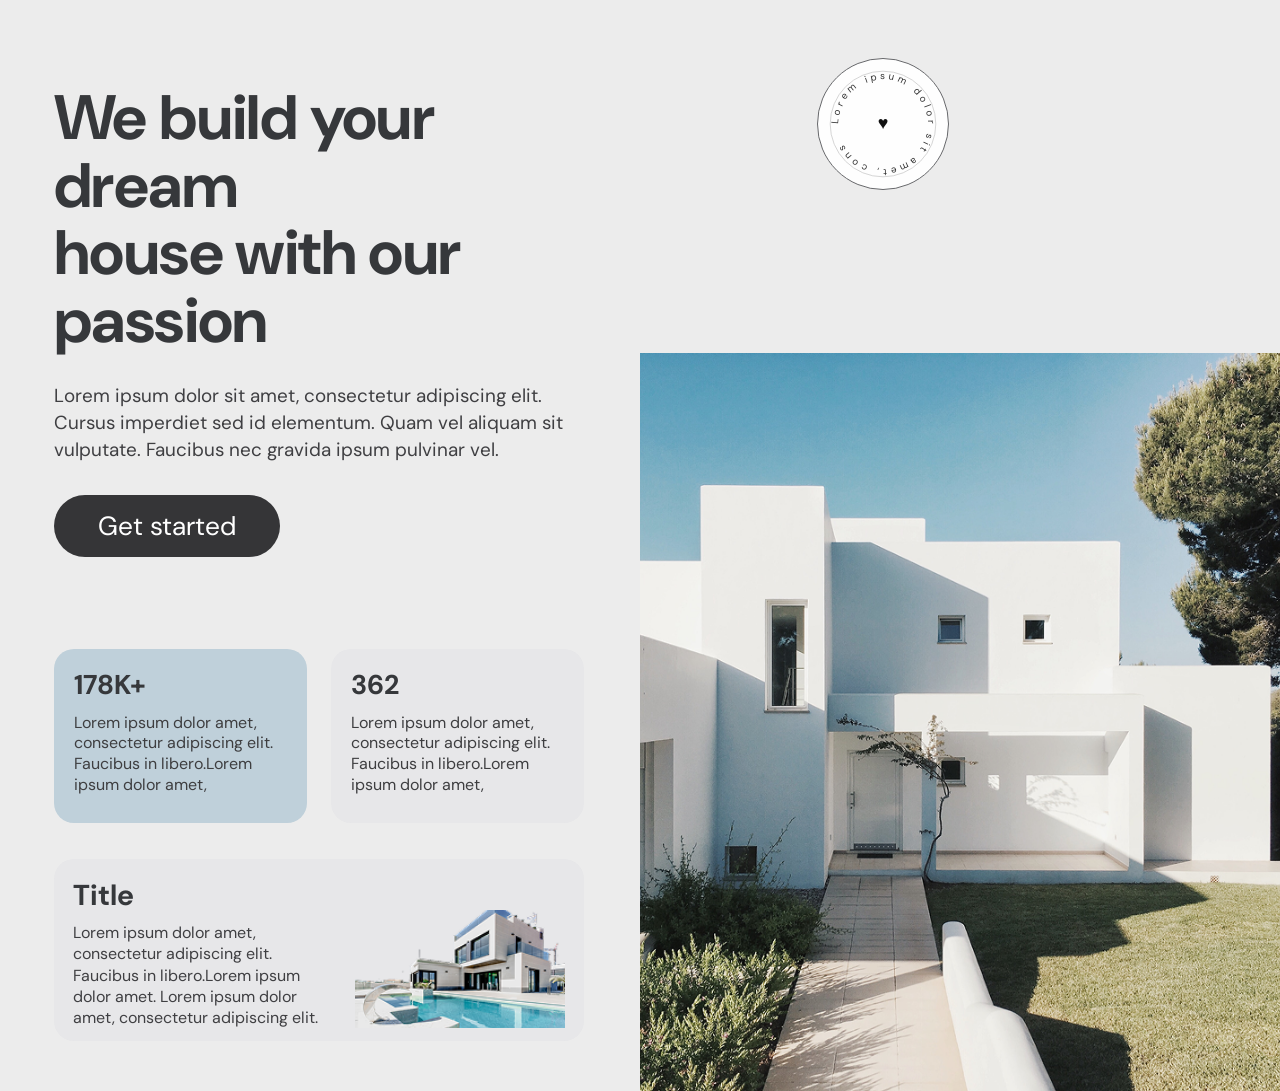
<file: 41/index.html>
<!DOCTYPE html>
<html lang="es">
<head>
  <meta charset="UTF-8" />
  <meta name="viewport" content="width=device-width, initial-scale=1.0" />
  <title>Dream House</title>
  <link rel="stylesheet" href="CSS/style.css" />
  <link href="https://fonts.googleapis.com/css2?family=DM+Sans:wght@300;400;500;700&display=swap" rel="stylesheet" />
</head>
<body>
  <main class="layout">
    <!-- ========== LEFT ========== -->
    <div class="left">
      <h1 class="left__title">We build your dream<br />house with our passion</h1>

      <p class="left__desc">
        Lorem ipsum dolor sit amet, consectetur adipiscing
        elit. Cursus imperdiet sed id elementum. Quam vel
        aliquam sit vulputate. Faucibus nec gravida ipsum
        pulvinar vel.
      </p>

      <a href="#" class="left__btn">Get started</a>

      <!-- Stats grid -->
      <div class="stats">
        <div class="stat stat--blue">
          <span class="stat__num">178K+</span>
          <p class="stat__desc">
            Lorem ipsum dolor amet,
            consectetur adipiscing elit.
            Faucibus in libero.Lorem ipsum
            dolor amet,
          </p>
        </div>

        <div class="stat stat--white">
          <span class="stat__num">362</span>
          <p class="stat__desc">
            Lorem ipsum dolor amet,
            consectetur adipiscing elit.
            Faucibus in libero.Lorem ipsum
            dolor amet,
          </p>
        </div>
      </div>

      <!-- Feature card -->
      <div class="feature-card">
        <div class="feature-card__text">
          <h3 class="feature-card__title">Title</h3>
          <p class="feature-card__desc">
            Lorem ipsum dolor amet, consectetur
            adipiscing elit. Faucibus in libero.Lorem
            ipsum dolor amet. Lorem ipsum dolor amet,
            consectetur adipiscing elit.
          </p>
        </div>
        <!-- REEMPLAZA con tu imagen -->
        <img src="media/pequeñita.png" alt="house" class="feature-card__img" />
      </div>
    </div>

    <!-- ========== RIGHT ========== -->
    <div class="right">
      <!-- Badge circular -->
      <div class="badge">
        <svg viewBox="0 0 160 160" width="130" height="130">
          <defs>
            <path id="cp" d="M 80,80 m -55,0 a 55,55 0 1,1 110,0 a 55,55 0 1,1 -110,0" />
          </defs>
          <circle cx="80" cy="80" r="65" fill="none" stroke="#ccc" stroke-width="1" />
          <text font-family="DM Sans, sans-serif" font-size="12" fill="#333" letter-spacing="4">
            <textPath href="#cp">Lorem ipsum dolor sit amet, cons</textPath>
          </text>
          <text x="80" y="86" text-anchor="middle" font-size="22" fill="#111">♥</text>
        </svg>
      </div>

      <!-- REEMPLAZA con tu imagen de la casa -->
      <img src="media/1.png" alt="dream house" class="right__photo" />
    </div>
  </main>
</body>
</html>
</file>
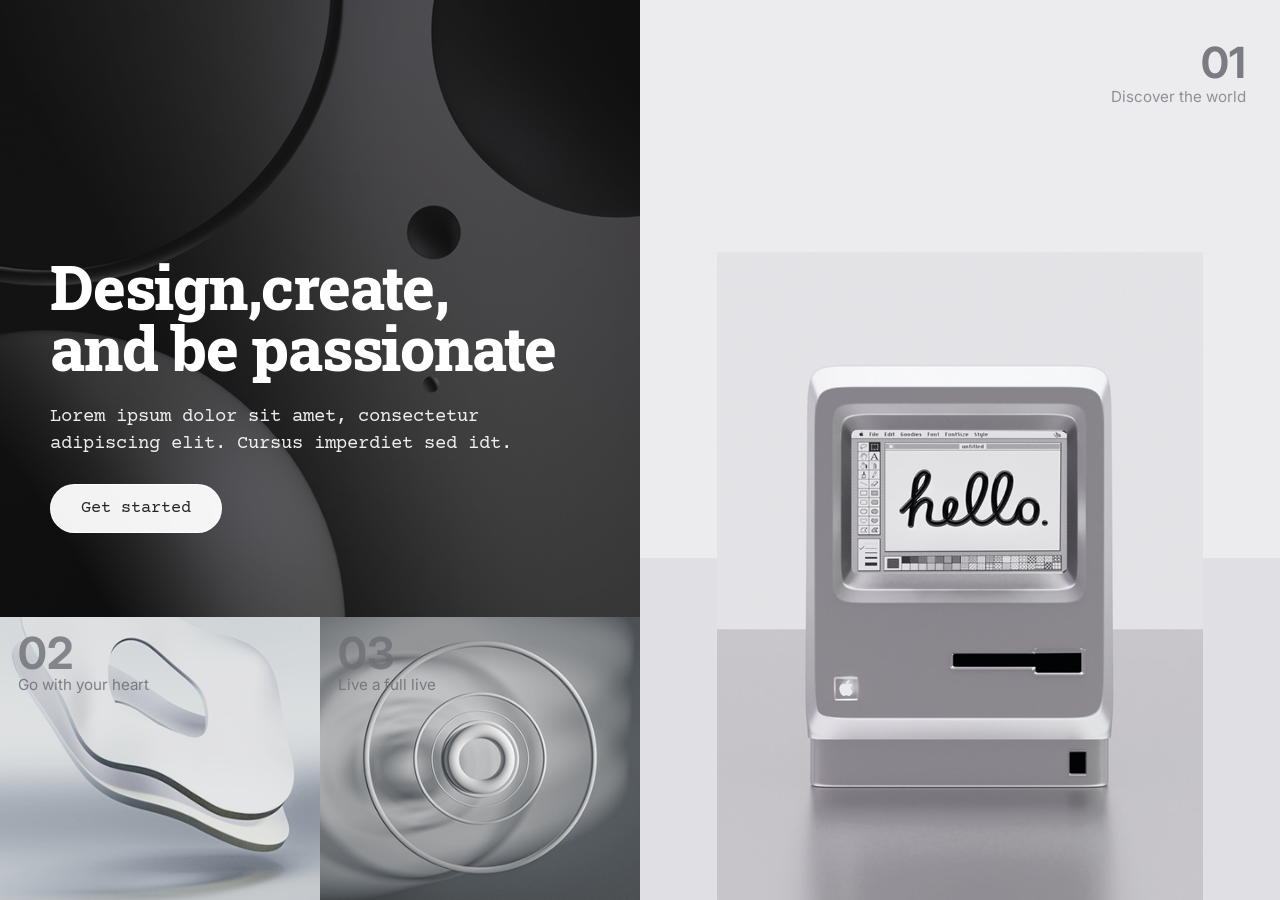
<file: 45/index.html>
<!DOCTYPE html>
<html lang="es">
<head>
  <meta charset="UTF-8" />
  <meta name="viewport" content="width=device-width, initial-scale=1.0" />
  <title>Design, Create, Passion</title>

  <link rel="preconnect" href="https://fonts.googleapis.com" />
  <link rel="preconnect" href="https://fonts.gstatic.com" crossorigin />
  <link
    href="https://fonts.googleapis.com/css2?family=Inter:wght@300;400;500;700;800&family=Courier+Prime:wght@400;700&family=Roboto+Slab:wght@700;800&display=swap"
    rel="stylesheet"
  />
  <link rel="stylesheet" href="CSS/style.css" />
</head>
<body>
  <main class="layout">
    <section class="hero">
      <img src="media/Image left.png" alt="Fondo abstracto" class="hero__bg" />
      <div class="hero__shade"></div>

      <div class="hero__content">
        <h1>Design,create,<br />and be passionate</h1>
        <p>Lorem ipsum dolor sit amet, consectetur adipiscing elit. Cursus imperdiet sed idt.</p>
        <a href="#" class="btn">Get started</a>
      </div>
    </section>

    <section class="right">
      <div class="right__meta">
        <span class="num">01</span>
        <span class="label">Discover the world</span>
      </div>

      <img src="media/Image right.png" alt="Computador retro" class="right__img" />
    </section>

    <section class="thumbs">
      <article class="thumb">
        <div class="thumb__meta">
          <span class="num">02</span>
          <span class="label">Go with your heart</span>
        </div>
        <img src="media/Image bottom left - left.png" alt="Imagen 02" />
      </article>

      <article class="thumb">
        <div class="thumb__meta">
          <span class="num">03</span>
          <span class="label">Live a full live</span>
        </div>
        <img src="media/right tikiright.png" alt="Imagen 03" />
      </article>
    </section>
  </main>
</body>
</html>
</file>
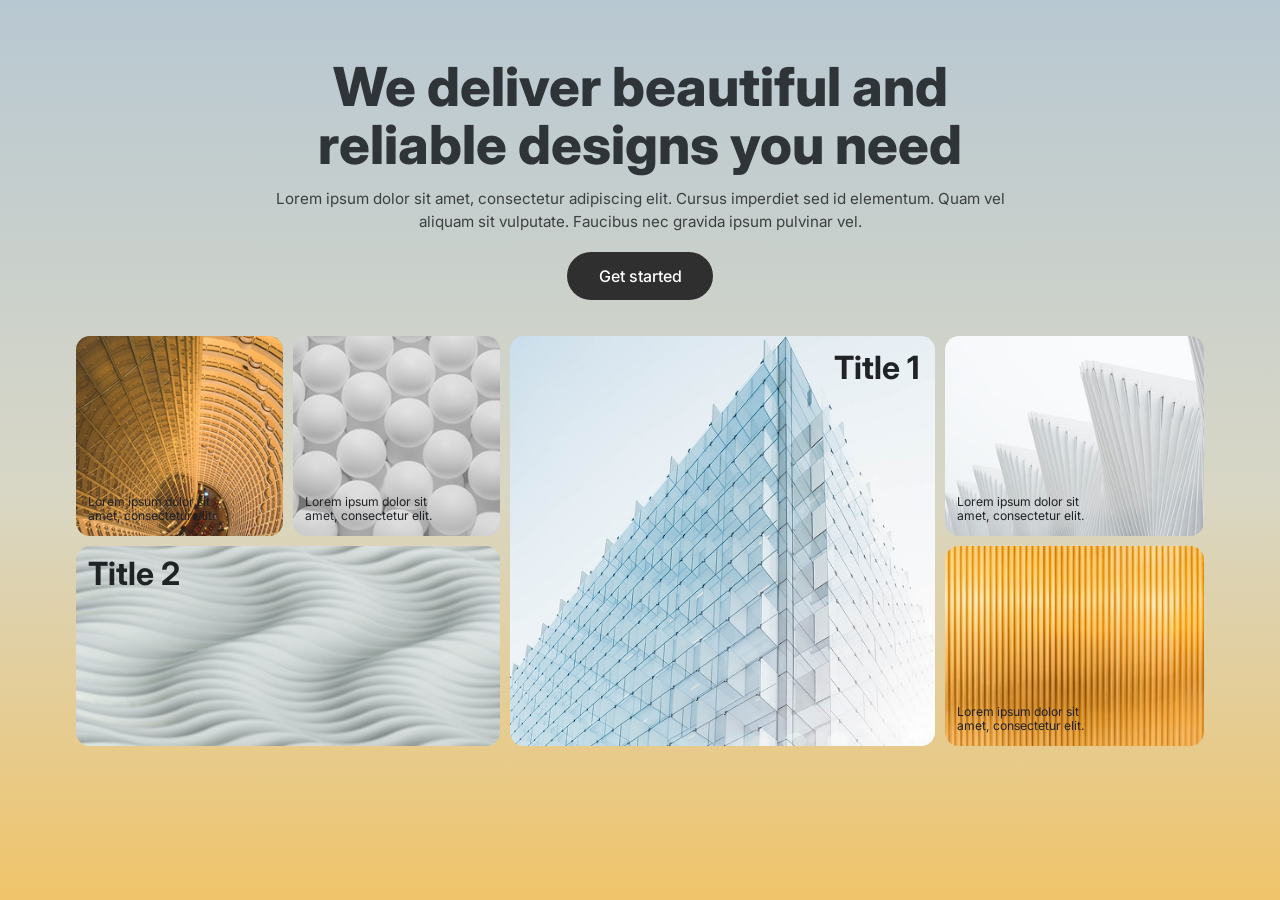
<file: 50/index.html>
<!DOCTYPE html>
<html lang="en">
<head>
  <meta charset="UTF-8" />
  <meta name="viewport" content="width=device-width, initial-scale=1.0" />
  <title>Design Grid</title>
  <link rel="preconnect" href="https://fonts.googleapis.com" />
  <link rel="preconnect" href="https://fonts.gstatic.com" crossorigin />
  <link href="https://fonts.googleapis.com/css2?family=Inter:wght@400;500;600;700;800&display=swap" rel="stylesheet" />
  <link rel="stylesheet" href="CSS/styles.css" />
</head>
<body>
  <main class="page">
    <section class="hero">
      <h1>We deliver beautiful and<br />reliable designs you need</h1>
      <p>
        Lorem ipsum dolor sit amet, consectetur adipiscing elit. Cursus imperdiet sed id
        elementum. Quam vel aliquam sit vulputate. Faucibus nec gravida ipsum pulvinar vel.
      </p>
      <a class="btn" href="#">Get started</a>
    </section>

    <section class="gallery">
      <article class="card card-1">
        <img src="media/cuadro-1.png" alt="Architecture pattern" />
        <p>Lorem ipsum dolor sit<br />amet, consectetur elit.</p>
      </article>

      <article class="card card-2">
        <img src="media/cuadro-2.png" alt="White spheres pattern" />
        <p>Lorem ipsum dolor sit<br />amet, consectetur elit.</p>
      </article>

      <article class="card card-main">
        <img src="media/cuadro-3.png" alt="Modern glass building" />
        <h2>Title 1</h2>
      </article>

      <article class="card card-4">
        <img src="media/cuadro-4.png" alt="White abstract structures" />
        <p>Lorem ipsum dolor sit<br />amet, consectetur elit.</p>
      </article>

      <article class="card card-wave">
        <img src="media/cuadro-5.png" alt="Wave texture" />
        <h2>Title 2</h2>
      </article>

      <article class="card card-6">
        <img src="media/cuadro-6.png" alt="Golden striped texture" />
        <p>Lorem ipsum dolor sit<br />amet, consectetur elit.</p>
      </article>
    </section>
  </main>
</body>
</html>
</file>
<file: 10/CSS/style.css>
﻿
*, *::before, *::after {
  box-sizing: border-box;
  margin: 0;
  padding: 0;
}
:root {
  --font-display: 'Google Sans', sans-serif;
  --font-body: 'Google Sans', sans-serif;
  --color-bg: #2b2b2b;
  --color-text: #fff;
  --color-muted: #aaa;
  --color-pink: #f48fb1;
  --color-blue: #80deea;
  --color-teal: #4dd0b8;
  --radius: 20px;
  --gap: 12px;
}
body {
  font-family: var(--font-body);
  background-color: var(--color-bg);
  color: var(--color-text);
  min-height: 100vh;
  display: flex;
  align-items: center;
  justify-content: center;
  padding: 40px;
}
.hero {
  display: grid;
  grid-template-columns: 1fr 1.6fr;
  gap: 48px;
  align-items: center;
  max-width: 1100px;
  width: 100%;
}
.hero__left {
  display: flex;
  flex-direction: column;
  gap: 0;
}
h1 {
  font-family: var(--font-display);
  font-size: clamp(2.8rem, 5vw, 4.2rem);
  font-weight: 800;
  line-height: 1.1;
  display: flex;
  flex-direction: column;
  margin-bottom: 28px;
}
.c-pink  { color: var(--color-pink); }
.c-blue  { color: var(--color-blue); }
.c-teal  { color: var(--color-teal); }
.hero__left p {
  font-size: 0.92rem;
  line-height: 1.75;
  color: var(--color-muted);
  margin-bottom: 32px;
  max-width: 360px;
}
.btn {
  display: inline-block;
  background-color: #fff;
  color: #1a1a1a;
  font-family: var(--font-body);
  font-size: 0.9rem;
  font-weight: 500;
  padding: 14px 36px;
  border-radius: 999px;
  text-decoration: none;
  align-self: flex-start;
  transition: background 0.2s ease, transform 0.15s ease;
}
.btn:hover {
  background-color: #e0e0e0;
  transform: translateY(-2px);
}
.hero__grid {
  display: grid;
  grid-template-columns: repeat(4, 1fr);
  grid-template-rows: repeat(4, 140px);
  gap: var(--gap);
}
.cell:nth-child(1)  { background-color: #f5c842; }
.cell:nth-child(2)  { background-color: #f4a7b9; }
.cell:nth-child(3)  { background-color: #2d7dd2; }
.cell:nth-child(4)  { background-color: #e8541a; }
.cell:nth-child(5)  { background-color: #c8dce0; }
.cell:nth-child(6)  { background-color: #f9c0cb; }
.cell:nth-child(7)  { background-color: #f0d060; }
.cell:nth-child(8)  { background-color: #f08080; }
.cell:nth-child(9)  { background-color: #e84a1a; }
.cell:nth-child(10) { background-color: #b0e0d8; }
.cell:nth-child(11) { background-color: #2060c0; }
.cell:nth-child(12) { background-color: #f0a830; }
.cell:nth-child(13) { background-color: #c060a0; }
.cell:nth-child(14) { background-color: #f0c0d0; }
.cell:nth-child(15) { background-color: #2080c8; }
.cell:nth-child(16) { background-color: #40c8c0; }
.cell {
  border-radius: var(--radius);
  overflow: hidden;
  transition: transform 0.3s ease;
}
.cell:hover {
  transform: scale(1.04);
  z-index: 2;
}
.cell img {
  width: 100%;
  height: 100%;
  object-fit: cover;
  display: block;
}
@media (max-width: 900px) {
  .hero {
    grid-template-columns: 1fr;
    gap: 32px;
  }
  .hero__grid {
    grid-template-columns: repeat(4, 1fr);
    grid-template-rows: repeat(4, 100px);
  }
}
@media (max-width: 560px) {
  body { padding: 24px; }
  .hero__grid {
    grid-template-columns: repeat(2, 1fr);
    grid-template-rows: repeat(8, 120px);
  }
}
.google-sans-uniquifier {
  font-family: "Google Sans", sans-serif;
  font-optical-sizing: auto;
  font-weight: 400;
  font-style: normal;
  font-variation-settings:
    "GRAD" 0;
}
</file>
<file: 11/CSS/style.css>
﻿:root {
    --text-dark: #222222;
    --text-grey: #666666;
    --bg-dark: #222222;
    --bg-white: #ffffff;
}
* {
    box-sizing: border-box;
    margin: 0;
    padding: 0;
}
body {
    font-family: 'Google Sans', sans-serif;
    color: var(--text-dark);
    background-color: var(--bg-white);
    line-height: 1.5;
    display: flex;
    justify-content: center;
    align-items: center;
    min-height: 100vh;
    padding: 60px 20px;
}
.container {
    max-width: 1200px;
    width: 100%;
}
.hero {
    display: flex;
    justify-content: space-between;
    align-items: center;
    margin-bottom: 80px;
    flex-wrap: wrap;
    gap: 40px;
}
.hero-left {
    flex: 1;
    max-width: 500px;
}
h1 {
    font-size: 3.5rem;
    font-weight: 700;
    line-height: 1.15;
    margin-bottom: 30px;
    color: var(--text-dark);
}
.subtitle {
    font-size: 1.15rem;
    color: var(--text-grey);
    margin-bottom: 40px;
    line-height: 1.6;
}
.explore-btn {
    background-color: var(--text-dark);
    color: var(--bg-white);
    border: none;
    border-radius: 40px;
    padding: 16px 40px;
    font-size: 1.1rem;
    font-weight: 500;
    cursor: pointer;
    transition: opacity 0.3s ease;
}
.explore-btn:hover {
    opacity: 0.8;
}
.hero-right {
    flex: 1;
    position: relative;
    min-height: 500px;
    max-width: 600px;
    width: 100%;
    display: flex;
    justify-content: flex-end;
}
.arch-img-1 {
    position: absolute;
    top: 0;
    left: 60px;
    width: 320px;
    height: 380px;
    border-radius: 160px 160px 0 0;
    object-fit: cover;
    z-index: 1;
}
.arch-img-2 {
    position: absolute;
    bottom: 0;
    right: 20px;
    width: 280px;
    height: 400px;
    border-radius: 140px 140px 0 0;
    object-fit: cover;
    z-index: 2;
}
.features {
    background-color: var(--bg-dark);
    border-radius: 40px;
    padding: 60px;
    display: grid;
    grid-template-columns: repeat(3, 1fr);
    gap: 40px;
    color: var(--bg-white);
}
.feature-card {
    display: flex;
    flex-direction: column;
}
.feature-icon {
    font-size: 1.2rem;
    color: #999;
    
    margin-bottom: 20px;
}
.feature-card h3 {
    font-size: 1.4rem;
    font-weight: 600;
    margin-bottom: 15px;
    color: #f0f0f0;
}
.feature-card p {
    font-size: 0.95rem;
    color: #aaaaaa;
    line-height: 1.6;
}
@media (max-width: 992px) {
    .hero {
        flex-direction: column;
        text-align: center;
    }
    .hero-left {
        margin: 0 auto;
    }
    .hero-right {
        min-height: 450px;
        justify-content: center;
    }
    .arch-img-1 {
        left: auto;
        right: 150px;
    }
    .arch-img-2 {
        right: auto;
        left: 150px;
    }
    .features {
        grid-template-columns: 1fr;
        text-align: center;
    }
    .feature-icon {
        margin: 0 auto 20px;
    }
}
@media (max-width: 576px) {
    h1 {
        font-size: 2.8rem;
    }
    .arch-img-1 {
        width: 220px;
        height: 280px;
        right: 80px;
    }
    .arch-img-2 {
        width: 180px;
        height: 320px;
        left: 80px;
    }
    .hero-right {
        min-height: 350px;
    }
}
</file>
<file: 14/CSS/styles.css>
﻿:root {
    --text-primary: #382A20;
    
    --text-secondary: #5C4D44;
    
    --accent-yellow: #FDE17A;
    
    --bg-brown: #493A31;
    
    --bg-dark-shape: #382A20;
    
    --font-main: 'Poppins', sans-serif;
}
* {
    margin: 0;
    padding: 0;
    box-sizing: border-box;
}
body {
    background-color: #FFFFFF;
    color: var(--text-primary);
    font-family: var(--font-main);
    display: flex;
    justify-content: center;
    align-items: center;
    min-height: 100vh;
    overflow-x: hidden;
}
.container {
    width: 100%;
    max-width: 1150px;
    margin: 0 auto;
    display: flex;
    justify-content: space-between;
    align-items: center;
    padding: 40px 20px;
    gap: 40px;
    
}
.left-content {
    flex: 1;
    max-width: 520px;
    z-index: 10;
}
h1 {
    font-size: 3.5rem;
    font-weight: 800;
    line-height: 1.15;
    margin-bottom: 25px;
    color: var(--text-primary);
}
.desc {
    font-size: 1.05rem;
    line-height: 1.6;
    margin-bottom: 35px;
    color: var(--text-secondary);
    font-weight: 400;
}
.btn-download {
    background-color: var(--accent-yellow);
    color: var(--text-primary);
    font-family: var(--font-main);
    font-weight: 600;
    font-size: 1.05rem;
    padding: 14px 38px;
    border: none;
    border-radius: 40px;
    cursor: pointer;
    margin-bottom: 70px;
    
    transition: transform 0.2s, background-color 0.2s;
}
.btn-download:hover {
    transform: scale(1.02);
    background-color: #f7d55f;
}
.stats-card {
    background-color: var(--bg-brown);
    border-radius: 16px;
    display: flex;
    justify-content: space-between;
    padding: 30px 45px;
    width: 100%;
}
.stat-item {
    color: #FFFFFF;
}
.stat-item h2 {
    font-size: 1.5rem;
    font-weight: 700;
}
.stat-item .line {
    width: 25px;
    height: 3px;
    background-color: #FFFFFF;
    margin: 10px 0 12px 0;
    border-radius: 2px;
}
.stat-item p {
    font-size: 0.85rem;
    color: #D7CCC6;
    
    line-height: 1.4;
    font-weight: 400;
}
.right-content {
    position: relative;
    width: 550px;
    height: 700px;
    flex-shrink: 0;
    
}
.dark-box {
    position: absolute;
    width: 400px;
    height: 480px;
    background-color: var(--bg-dark-shape);
    top: 130px;
    right: -20px;
    transform: rotate(18deg);
   
    z-index: 1;
}
.yellow-box {
    position: absolute;
    width: 380px;
    height: 460px;
    background-color: var(--accent-yellow);
    top: 60px;
    right: 50px;
    z-index: 2;
}
.heart-icon {
    position: absolute;
    width: 260px;
    height: 260px;
    fill: var(--bg-dark-shape);
    
    top: 150px;
    right: 110px;
    z-index: 3;
}
.phone-screen img {
    width: 100%;
    height: 100%;
    position: absolute;
    top: 60%;
    left: 70%;
    transform-origin: start center;
    transform: translate(-50%, -50%) rotate(calc(-1.4 * var(--angle)));
    
}
.user-screen-image {
    width: 100%;
    height: 90%;
    object-fit: cover;
    
    position: absolute;
    top: 20%;
    left: 20%;
    transform: translateX(-50%);
    z-index: 11;
}
.star {
    position: absolute;
}
.star-xdark {
    width: 140px;
    height: 140px;
    top: 0px;
    left: 40px;
    z-index: 5;
    transform: rotate(-10deg);
}
.star-white {
    width: 110px;
    height: 110px;
    top: 50px;
    right: 10px;
    z-index: 5;
    transform: rotate(5deg);
}
.star-silver {
    width: 120px;
    height: 120px;
    top: 310px;
    right: -60px;
    z-index: 5;
    transform: rotate(25deg);
}
.star-yb {
    width: 130px;
    height: 130px;
    bottom: -30px;
    right: 30px;
    z-index: 5;
    transform: rotate(15deg);
}
@media (max-width: 1050px) {
    .container {
        flex-direction: column;
        justify-content: flex-start;
        padding-top: 70px;
    }
    .left-content {
        max-width: 100%;
        text-align: center;
        display: flex;
        flex-direction: column;
        align-items: center;
    }
    .right-content {
        margin-top: 60px;
        transform: scale(0.9);
    }
}
@media (max-width: 768px) {
    h1 {
        font-size: 2.5rem;
    }
    .stats-card {
        flex-direction: column;
        gap: 20px;
    }
    .right-content {
        transform: scale(0.6);
        margin-top: 0px;
    }
}
</file>
<file: 15/CSS/style.css>
*, *::before, *::after {
  box-sizing: border-box;
  margin: 0;
  padding: 0;
}
:root {
  --green-dark:  #1a3a2a;
  --green-btn:   #3a7a5a;
  --green-btn-h: #2d6048;
  --text-body:   #333;
  --white:       #ffffff;
  --font-display: 'Cormorant Garamond', serif;
  --font-body:    'Jost', sans-serif;
}
body {
  font-family: var(--font-body);
  background: var(--white);
  color: var(--text-body);
  overflow-x: hidden;
}
.layout {
  display: grid;
  grid-template-columns: 1fr 1.2fr 1fr;
  gap: 48px;
  min-height: 100vh;
  padding: 70px 72px;
  align-items: start;
}
.col {
  display: flex;
  flex-direction: column;
  gap: 28px;
}
.main-title {
  font-family: var(--font-display);
  font-size: clamp(3rem, 5vw, 5rem);
  font-weight: 400;
  color: var(--green-dark);
  line-height: 1.1;
}
.sub-title {
  font-family: var(--font-display);
  font-size: clamp(3rem, 5vw, 5rem);
  font-weight: 400;
  color: var(--green-dark);
  line-height: 1.1;
}
.body-text {
  font-size: 1rem;
  font-weight: 300;
  color: var(--text-body);
  line-height: 1.75;
  max-width: 320px;
}
.title-block {
  display: flex;
  align-items: flex-start;
  gap: 16px;
}
.btn-green {
  display: inline-block;
  background: var(--green-btn);
  color: var(--white);
  font-family: var(--font-body);
  font-weight: 400;
  font-size: 0.9rem;
  padding: 13px 30px;
  border-radius: 50px;
  text-decoration: none;
  width: fit-content;
  transition: background 0.2s, transform 0.2s;
}
.btn-green:hover {
  background: var(--green-btn-h);
  transform: translateY(-2px);
}
.star {
  background: var(--green-dark);
  clip-path: polygon(
    50% 0%, 54% 42%, 100% 50%, 54% 58%,
    50% 100%, 46% 58%, 0% 50%, 46% 42%
  );
  flex-shrink: 0;
}
.star--sm {
  width: 48px;
  height: 48px;
  margin-top: 12px;
}
.star--lg {
  width: 66px;
  height: 66px;
}
.pill {
  border-radius: 999px;
  overflow: hidden;
  flex-shrink: 0;
  display: inline-block;
}
.pill img {
  display: block;
  max-width: 100%;
  height: auto;
}
.photos-left {
  display: flex;
  gap: 16px;
  align-items: flex-start;
  margin-top: 8px;
}
.photos-left .pill:first-child {
  margin-top: 80px; 
}
.photos-left .pill:last-child {
  margin-top: 0;
}
.photos-right {
  display: flex;
  gap: 16px;
  align-items: flex-start;
  justify-content: flex-end;
}
.photos-right .pill:first-child {
  margin-top: 0;
}
.photos-right .pill:last-child {
  margin-top: 80px; 
}
.col--center {
  align-items: center;
  padding-top: 10px;
  overflow: hidden;
}
.circle-badge {
  position: relative;
  display: flex;
  flex-direction: column;
  align-items: center;
  width: 100%;
}
.badge-text {
  position: relative;
  width: 200px;
  height: 200px;
  z-index: 2;
  margin-bottom: -60px;
}
.arch-photo {
  border-radius: 999px;
  overflow: hidden;
  display: block;
  width: 100%;
  max-width: 420px;
}
.arch-photo img {
  display: block;
  width: 100%;
  height: auto;
}
.col--right {
  gap: 24px;
}
@media (max-width: 900px) {
  .layout {
    grid-template-columns: 1fr 1fr;
    padding: 40px 32px;
  }
  .col--center {
    grid-column: 1 / -1;
    order: -1;
  }
}
@media (max-width: 600px) {
  .layout {
    grid-template-columns: 1fr;
    padding: 32px 20px;
  }
}
</file>
<file: 22/CSS/style.css>
/* ========== RESET ========== */
*,
*::before,
*::after {
    box-sizing: border-box;
    margin: 0;
    padding: 0;
}

:root {
    --bg: #030b3b;
    --text: #ffffff;
    --muted: #c6cedf;
    --card-radius: 18px;
}

body {
    background-color: var(--bg);
    color: var(--text);
    font-family: "Inter", sans-serif;
    overflow-x: hidden;
}

.wrapper {
    width: 100%;
}

.container {
    max-width: 1280px;
    margin: 0 auto;
    padding: 0 26px;
}

/* ========== TOP GRID ========== */
.main-grid {
    display: grid;
    grid-template-columns: 1.1fr 1fr;
    gap: 54px;
    padding-top: 4px;
}

.col-left {
    display: flex;
    flex-direction: column;
    padding-top: 52px;
}

.main-title {
    font-size: clamp(3rem, 6vw, 4.2rem);
    font-weight: 700;
    line-height: 1.05;
    letter-spacing: -1.5px;
    margin-bottom: 26px;
}

.main-desc {
    font-size: 1.95rem;
    line-height: 1.5;
    color: var(--muted);
    max-width: 520px;
    margin-bottom: 24px;
}

.main-desc {
    font-size: clamp(1.15rem, 1.22vw, 1.4rem);
}

.btn-explore {
    display: inline-block;
    align-self: flex-start;
    background-color: #ffffff;
    color: #081238;
    padding: 12px 36px;
    border-radius: 10px;
    font-size: 1.8rem;
    font-weight: 500;
    text-decoration: none;
    transition: filter 0.2s ease;
}

.btn-explore {
    font-size: clamp(1.12rem, 1.15vw, 1.3rem);
}

.btn-explore:hover {
    filter: brightness(0.92);
}

.middle-card {
    margin-top: 34px;
    width: 100%;
    height: 305px;
    border-radius: 16px;
    overflow: hidden;
}

.middle-card img {
    width: 100%;
    height: 100%;
    object-fit: cover;
}

/* ========== RIGHT SIDE ========== */
.col-right {
    display: flex;
    flex-direction: column;
    padding-top: 0;
}

.arches-wrapper {
    display: flex;
    gap: 18px;
    align-items: flex-start;
    width: 100%;
}

.arch {
    flex: 1;
    height: 430px;
    border-radius: 0 0 92px 92px;
    overflow: hidden;
}

.arch img {
    width: 100%;
    height: 100%;
    object-fit: cover;
}

.features {
    margin-top: 58px;
    padding-left: 0;
    max-width: 470px;
}

.divider {
    width: 52px;
    height: 5px;
    background-color: #ffffff;
    margin-bottom: 22px;
}

.feature-item {
    margin-bottom: 20px;
}

.feature-item h3 {
    font-size: 2rem;
    font-weight: 600;
    margin-bottom: 6px;
    letter-spacing: 0.4px;
}

.feature-item h3 {
    font-size: clamp(1.72rem, 1.5vw, 2rem);
}

.feature-item p {
    font-size: 1.35rem;
    color: var(--muted);
    line-height: 1.45;
}

.feature-item p {
    font-size: clamp(1.05rem, 1.05vw, 1.22rem);
}

/* ========== BOTTOM GALLERY ========== */
.bottom-gallery {
    display: grid;
    grid-template-columns: repeat(3, 1fr);
    gap: 14px;
    margin-top: 36px;
    margin-bottom: 24px;
}

.gallery-card {
    height: 190px;
    border-radius: 10px;
    overflow: hidden;
}

.gallery-card img {
    width: 100%;
    height: 100%;
    object-fit: cover;
    display: block;
}

/* ========== RESPONSIVE ========== */
@media (max-width: 1024px) {
    .main-grid {
        grid-template-columns: 1fr;
        gap: 34px;
        padding-top: 30px;
    }

    .col-right {
        order: -1;
    }

    .col-left {
        padding-top: 0;
    }
}

@media (max-width: 760px) {
    .arches-wrapper {
        gap: 12px;
    }

    .arch {
        height: 290px;
        border-radius: 0 0 70px 70px;
    }

    .middle-card {
        height: 220px;
    }

    .bottom-gallery {
        grid-template-columns: 1fr;
        gap: 14px;
        margin-bottom: 32px;
    }

    .gallery-card {
        height: 200px;
    }
}
</file>
<file: 3/CSS/styles.css>
*, *::before, *::after {
  box-sizing: border-box;
  margin: 0;
  padding: 0;
}
:root {
  --font-display: 'Google Sans', serif;
  --font-body: 'Poppins', sans-serif;
  --color-text: #1a1a1a;
  --color-muted: #555;
  --radius: 16px;
}
body {
  font-family: var(--font-body);
  background-color: #fff;
  color: var(--color-text);
  max-width: 960px;
  margin: 0 auto;
  padding: 48px 32px;
}
.top {
  display: grid;
  grid-template-columns: 1fr 1fr;
  gap: 40px;
  align-items: start;
  margin-bottom: 40px;
}
.top__title h1 {
  font-family: var(--font-display);
  font-size: clamp(2rem, 4vw, 3rem);
  font-weight: 700;
  line-height: 1.1;
  color: var(--color-text);
}
.top__content p {
  font-size: 0.95rem;
  line-height: 1.7;
  color: var(--color-muted);
  margin-bottom: 20px;
}
.btn {
  display: inline-block;
  background-color: #1a1a1a;
  color: #fff;
  font-family: var(--font-body);
  font-size: 0.85rem;
  padding: 11px 22px;
  border-radius: 999px;
  text-decoration: none;
  transition: background 0.2s ease, transform 0.15s ease;
}
.btn:hover {
  background-color: #333;
  transform: translateY(-2px);
}
.hero-image {
  width: 100%;
  height: 380px;
  border-radius: var(--radius);
  overflow: hidden;
  background-color: #dde8ee; 
}
.hero-image img {
  width: 100%;
  height: 100%;
  object-fit: cover;
  display: block;
}
@media (max-width: 640px) {
  .top {
    grid-template-columns: 1fr;
    gap: 24px;
  }
  .hero-image {
    height: 240px;
  }
}
</file>
<file: 33/CSS/style.css>
* {
    box-sizing: border-box;
    margin: 0;
    padding: 0;
}

body {
    font-family: 'Lato', sans-serif;
    color: #333333;
    background-color: #ffffff;
    overflow-x: hidden;
}

.container {
    max-width: 1250px;
    margin: 0 auto;
    padding: 60px 40px;
    display: flex;
    justify-content: space-between;
    align-items: center;
    /* Center vertically overall */
    min-height: 100vh;
}


/* ================== LEFT COLUMN ================== */
.col-left {
    flex: 1;
    max-width: 550px;
    padding-right: 40px;
}

.main-title {
    font-size: 3.8rem;
    font-weight: 700;
    line-height: 1.15;
    color: #3B3C3F;
    /* Professional dark gray */
    margin-bottom: 25px;
}

.main-desc {
    font-size: 1.1rem;
    line-height: 1.6;
    color: #555555;
    margin-bottom: 35px;
    max-width: 450px;
}

.btn-primary {
    display: inline-block;
    background-color: #3C3C3C;
    /* Dark charcoal */
    color: #ffffff;
    font-weight: 400;
    font-size: 1rem;
    padding: 14px 38px;
    border-radius: 30px;
    text-decoration: none;
    transition: background-color 0.3s ease;
    margin-bottom: 60px;
}

.btn-primary:hover {
    background-color: #222222;
}

/* --- Circular Badges Row --- */
.badges-row {
    display: flex;
    gap: 20px;
    margin-bottom: 50px;
}

.circular-badge {
    position: relative;
    width: 100px;
    height: 100px;
    border-radius: 50%;
    /* Thin dark border */
    border: 1px solid #333333;
    display: flex;
    justify-content: center;
    align-items: center;
}

/* Background colors for badges */
.badge-blue {
    background-color: #C1D8DB;
}

.badge-yellow {
    background-color: #F8CB83;
}

.badge-pink {
    background-color: #F8D9E9;
}

/* SVG curving text wrapper */
.curved-text-svg {
    position: absolute;
    top: 0;
    left: 0;
    width: 100%;
    height: 100%;
    /* Spin the whole SVG infinitely for a fun continuous effect */
    animation: spin 15s linear infinite;
}

@keyframes spin {
    100% {
        transform: rotate(360deg);
    }
}

/* Center icons */
.badge-icon {
    width: 20px;
    height: 20px;
    color: #333333;
    z-index: 2;
}

.badge-icon svg {
    width: 100%;
    height: 100%;
}

/* --- Info Pill Box --- */
.info-pill {
    display: flex;
    gap: 40px;
    border: 1px solid #777777;
    border-radius: 30px;
    padding: 25px 40px;
    max-width: 450px;
}

.info-block h4 {
    font-size: 1rem;
    font-weight: 700;
    margin-bottom: 8px;
    color: #3B3C3F;
}

.info-block p {
    font-size: 0.85rem;
    color: #888888;
    line-height: 1.4;
}


/* ================== RIGHT COLUMN (GALLERY) ================== */
.col-right {
    flex: 1;
    display: flex;
    justify-content: flex-end;
}

.gallery {
    display: flex;
    gap: 25px;
    width: 100%;
    max-width: 600px;
}

.gallery-col {
    display: flex;
    flex-direction: column;
    gap: 25px;
    /* Vertical gap between stacked images */
    flex: 1;
}

/* Offset the right column downward */
.col-offset {
    margin-top: 60px;
}

.img-box {
    width: 100%;
    border-radius: 25px;
    overflow: hidden;
    /* Soft border as seen on the images */
    border: 1px solid rgba(0, 0, 0, 0.15);
    box-shadow: 0 10px 20px rgba(0, 0, 0, 0.05);
    /* very soft shadow */
}

.img-box img {
    width: 100%;
    height: 100%;
    object-fit: cover;
    display: block;
    /* removes bottom invisible gap */
}

/* Set differing aspect ratios based on visual layout */
.img-top {
    aspect-ratio: 1 / 1;
}

.img-bottom {
    aspect-ratio: 4 / 5;
}

.img-tall {
    aspect-ratio: 3 / 4;
}

.img-square {
    aspect-ratio: 1 / 1.1;
}


/* ================== RESPONSIVE DESIGN ================== */
@media (max-width: 1024px) {
    .container {
        flex-direction: column;
        justify-content: center;
        padding-top: 40px;
    }

    .col-left {
        max-width: 100%;
        padding-right: 0;
        margin-bottom: 60px;
        text-align: center;
        display: flex;
        flex-direction: column;
        align-items: center;
    }

    .badges-row {
        justify-content: center;
    }

    .info-pill {
        width: 100%;
        justify-content: center;
    }

    .col-right {
        justify-content: center;
        width: 100%;
    }
}

@media (max-width: 600px) {
    .main-title {
        font-size: 2.8rem;
    }

    .gallery {
        flex-direction: column;
        gap: 20px;
    }

    .col-offset {
        margin-top: 0;
        /* Remove offset on small screens so they stack clean */
    }

    .info-pill {
        flex-direction: column;
        text-align: center;
        gap: 20px;
        padding: 20px;
    }
}
</file>
<file: 38/CSS/style.css>
* {
    box-sizing: border-box;
    margin: 0;
    padding: 0;
}

body {
    font-family: 'Poppins', sans-serif;
    color: #333333;
    background-color: #ffffff;
    /* White base color for right side */
    overflow-x: hidden;
}

.container {
    max-width: 1300px;
    margin: 0 auto;
    display: flex;
    flex-direction: column;
}


/* ================== TOP HERO SECTION ================== */
.hero-section {
    position: relative;
    width: 100%;
    min-height: 80vh;
    padding: 80px 40px;
    display: flex;
    align-items: center;
}

/* 
  The large curved shape on the left.
  Uses absolute positioning and a very large border-radius 
  on the bottom-right corner to match the layout.
*/
.bg-shape-left {
    position: absolute;
    top: 0;
    left: 0;
    width: 55%;
    height: 100%;
    background-color: #F4F4F4;
    /* Very light cool gray */
    border-bottom-right-radius: 200px;
    z-index: 1;
}

.hero-content {
    position: relative;
    z-index: 2;
    /* Sits above the background shape */
    display: flex;
    justify-content: space-between;
    align-items: center;
    width: 100%;
}


/* --- LEFT COLUMN --- */
.col-left {
    flex: 1;
    max-width: 550px;
}

.main-title {
    font-size: 3.5rem;
    font-weight: 700;
    line-height: 1.2;
    color: #333333;
    margin-bottom: 25px;
    letter-spacing: -1px;
}

.text-green {
    color: #45782B;
    /* Deep leafy green */
}

.main-desc {
    font-size: 1.1rem;
    line-height: 1.6;
    color: #555555;
    margin-bottom: 40px;
}

/* Stats Area */
.stats-row {
    display: flex;
    gap: 50px;
    margin-bottom: 50px;
}

.stat-item h4 {
    font-size: 1.4rem;
    font-weight: 700;
    color: #222222;
    margin-bottom: 8px;
}

/* The small gray dash under stat numbers */
.underline-short {
    width: 30px;
    height: 2px;
    background-color: #CCCCCC;
    margin-bottom: 10px;
}

.stat-item p {
    font-size: 0.85rem;
    color: #777777;
    line-height: 1.4;
}

/* Primary Green Button */
.btn-green {
    display: inline-block;
    background-color: #4A7A30;
    color: #ffffff;
    font-size: 1.1rem;
    font-weight: 600;
    padding: 18px 45px;
    border-radius: 40px;
    text-decoration: none;
    transition: background-color 0.3s ease, transform 0.2s ease;
    box-shadow: 0 10px 20px rgba(74, 122, 48, 0.2);
}

.btn-green:hover {
    background-color: #386024;
    transform: translateY(-2px);
}


/* --- RIGHT COLUMN (Visuals) --- */
.col-right {
    flex: 1;
    display: flex;
    justify-content: center;
    position: relative;
    padding-left: 20px;
}

/* Circular Rotating Stamp */
.circular-stamp {
    position: absolute;
    top: -50px;
    right: 20px;
    width: 110px;
    height: 110px;
    z-index: 10;
}

.curved-text {
    width: 100%;
    height: 100%;
    animation: rotate 15s linear infinite;
}

@keyframes rotate {
    0% {
        transform: rotate(0deg);
    }

    100% {
        transform: rotate(360deg);
    }
}

.stamp-icon {
    position: absolute;
    top: 50%;
    left: 50%;
    transform: translate(-50%, -50%);
    width: 20px;
    height: 20px;
}

.stamp-icon svg {
    width: 100%;
    height: 100%;
}

/* Potted Plants Group */
.plants-wrapper {
    position: relative;
    max-width: 600px;
    width: 100%;
    display: flex;
    justify-content: center;
    align-items: center;
    /* Pushes image slightly down to break out of the section naturally */
    transform: translateY(40px);
}

.plants-img {
    width: 100%;
    height: auto;
    object-fit: cover;
    z-index: 5;
    /* Important for PNG to cast nice shadow */
    filter: drop-shadow(0 20px 30px rgba(0, 0, 0, 0.1));
}


/* ================== BOTTOM FEATURES CARDS ================== */
.features-row {
    display: flex;
    justify-content: space-between;
    gap: 30px;
    padding: 40px 40px 80px 40px;
    position: relative;
    z-index: 10;
}

.feature-card {
    flex: 1;
    display: flex;
    align-items: center;
    gap: 20px;
    /* The distinctive white box with a thin border snippet trick */
    background-color: #ffffff;
    border-radius: 12px;
    padding: 25px 25px;

    /* Trick to match the reference: Thin gray border, but hiding the top left and bottom right corners */
    position: relative;
    border-top: 1px solid transparent;
    border-left: 1px solid transparent;
    border-bottom: 1px solid #4A4A4A;
    border-right: 1px solid #4A4A4A;
    border-radius: 15px;
}

/* Adding the top left partial borders using pseudo-elements to match exactly */
.feature-card::before {
    content: '';
    position: absolute;
    top: -1px;
    left: -1px;
    width: 20px;
    height: 20px;
    border-top: 1px solid #4A4A4A;
    border-left: 1px solid #4A4A4A;
    border-top-left-radius: 15px;
}

.feature-card::after {
    content: '';
    position: absolute;
    bottom: -1px;
    right: -1px;
    width: 20px;
    height: 20px;
    background: transparent;
    /* Hiding the sharp bottom right border over the main curvature */
    box-shadow: inset -2px -2px 0px #fff;
    border-bottom-right-radius: 15px;
}

.card-icon-box {
    width: 70px;
    height: 70px;
    flex-shrink: 0;
    border-radius: 50%;
    overflow: hidden;
    background-color: #F8F8F8;
    /* Soft background */
    display: flex;
    justify-content: center;
    align-items: center;
}

.card-icon-box img {
    /* Using 100% gives the circular crop to the image */
    width: 85%;
    height: 85%;
    object-fit: contain;
}

.feature-card p {
    font-size: 0.85rem;
    line-height: 1.5;
    color: #555555;
}


/* ================== RESPONSIVE ADAPTATIONS ================== */

@media (max-width: 1024px) {
    .bg-shape-left {
        width: 100%;
        height: 60%;
        border-bottom-right-radius: 0;
        border-bottom-left-radius: 100px;
        border-bottom-right-radius: 100px;
    }

    .hero-content {
        flex-direction: column;
        text-align: center;
        gap: 60px;
    }

    .col-left {
        max-width: 100%;
        display: flex;
        flex-direction: column;
        align-items: center;
    }

    .stats-row {
        justify-content: center;
    }

    .circular-stamp {
        top: 0;
        right: 0px;
    }

    .features-row {
        flex-direction: column;
    }
}

@media (max-width: 700px) {
    .hero-section {
        padding: 50px 20px;
    }

    .main-title {
        font-size: 2.5rem;
    }

    .stats-row {
        flex-direction: column;
        gap: 30px;
    }

    .underline-short {
        margin: 5px auto 10px auto;
        /* Centers the dash */
    }

    .plants-wrapper {
        transform: translateY(0);
    }

    .features-row {
        padding: 20px 20px 60px 20px;
        gap: 20px;
    }

    .feature-card {
        flex-direction: column;
        text-align: center;
    }
}
</file>
<file: 4/CSS/style.css>
*, *::before, *::after {
  box-sizing: border-box;
  margin: 0;
  padding: 0;
}
:root {
  --font-display: 'Google Sans', serif;
  --font-body: 'Google Sans', sans-serif;
  --color-text: #1a1a1a;
  --color-muted: #555;
  --radius-img: 0 200px 200px 0; 
}
body {
  font-family: var(--font-body);
  background-color: #fff;
  color: var(--color-text);
  min-height: 100vh;
  display: flex;
  align-items: center;
}
.layout {
  display: grid;
  grid-template-columns: 1fr 1.1fr;
  min-height: 100vh;
  width: 100%;
}
.layout__image {
  position: relative;
  overflow: hidden;
  border-radius: var(--radius-img);
  background-color: #e8e0d8; 
  min-height: 580px;
}
.layout__image img {
  width: 100%;
  height: 100%;
  object-fit: cover;
  display: block;
}
.layout__content {
  padding: 64px 56px;
  display: flex;
  flex-direction: column;
  justify-content: center;
  gap: 0;
}
.layout__content h1 {
  font-family: var(--font-display);
  font-size: clamp(2rem, 3.5vw, 2.8rem);
  font-weight: 700;
  line-height: 1.15;
  color: var(--color-text);
  margin-bottom: 20px;
}
.layout__desc {
  font-size: 0.93rem;
  line-height: 1.75;
  color: var(--color-muted);
  margin-bottom: 28px;
  max-width: 420px;
}
.btn {
  display: inline-block;
  background-color: #1a1a1a;
  color: #fff;
  font-family: var(--font-body);
  font-size: 0.85rem;
  padding: 12px 26px;
  border-radius: 999px;
  text-decoration: none;
  align-self: flex-start;
  margin-bottom: 48px;
  transition: background 0.2s ease, transform 0.15s ease;
}
.btn:hover {
  background-color: #333;
  transform: translateY(-2px);
}
.items {
  display: flex;
  flex-direction: column;
  gap: 28px;
}
.item {
  display: flex;
  flex-direction: column;
  gap: 8px;
  padding-top: 28px;
  border-top: 1px solid #e5e5e5;
}
.item__number {
  font-size: 0.85rem;
  font-weight: 500;
  color: var(--color-text);
  letter-spacing: 0.04em;
}
.item p {
  font-size: 0.9rem;
  line-height: 1.7;
  color: var(--color-muted);
  max-width: 400px;
}
@media (max-width: 768px) {
  .layout {
    grid-template-columns: 1fr;
    min-height: auto;
  }
  .layout__image {
    min-height: 320px;
    border-radius: 0 0 120px 0;
  }
  .layout__content {
    padding: 40px 28px;
  }
}
.roboto-regular {
  font-family: "Google Sans", sans-serif;
  font-optical-sizing: auto;
  font-weight: 400;
  font-style: normal;
  font-variation-settings:
    "wdth" 100;
}
.poppins-thin {
  font-family: "Poppins", sans-serif;
  font-weight: 100;
  font-style: normal;
}
.poppins-extralight {
  font-family: "Poppins", sans-serif;
  font-weight: 200;
  font-style: normal;
}
.poppins-light {
  font-family: "Poppins", sans-serif;
  font-weight: 300;
  font-style: normal;
}
.poppins-regular {
  font-family: "Poppins", sans-serif;
  font-weight: 400;
  font-style: normal;
}
.poppins-medium {
  font-family: "Poppins", sans-serif;
  font-weight: 500;
  font-style: normal;
}
.poppins-semibold {
  font-family: "Poppins", sans-serif;
  font-weight: 600;
  font-style: normal;
}
.poppins-bold {
  font-family: "Poppins", sans-serif;
  font-weight: 700;
  font-style: normal;
}
.poppins-extrabold {
  font-family: "Poppins", sans-serif;
  font-weight: 800;
  font-style: normal;
}
.poppins-black {
  font-family: "Poppins", sans-serif;
  font-weight: 900;
  font-style: normal;
}
.poppins-thin-italic {
  font-family: "Poppins", sans-serif;
  font-weight: 100;
  font-style: italic;
}
.poppins-extralight-italic {
  font-family: "Poppins", sans-serif;
  font-weight: 200;
  font-style: italic;
}
.poppins-light-italic {
  font-family: "Poppins", sans-serif;
  font-weight: 300;
  font-style: italic;
}
.poppins-regular-italic {
  font-family: "Poppins", sans-serif;
  font-weight: 400;
  font-style: italic;
}
.poppins-medium-italic {
  font-family: "Poppins", sans-serif;
  font-weight: 500;
  font-style: italic;
}
.poppins-semibold-italic {
  font-family: "Poppins", sans-serif;
  font-weight: 600;
  font-style: italic;
}
.poppins-bold-italic {
  font-family: "Poppins", sans-serif;
  font-weight: 700;
  font-style: italic;
}
.poppins-extrabold-italic {
  font-family: "Poppins", sans-serif;
  font-weight: 800;
  font-style: italic;
}
.poppins-black-italic {
  font-family: "Poppins", sans-serif;
  font-weight: 900;
  font-style: italic;
}
.google-sans-regular1 {
  font-family: "Google Sans", sans-serif;
  font-optical-sizing: auto;
  font-weight: 400;
  font-style: normal;
  font-variation-settings:
    "GRAD" 0;
}
</file>
<file: 40/CSS/style.css>
*, *::before, *::after {
  box-sizing: border-box;
  margin: 0;
  padding: 0;
}

:root {
  --bg:        #f4f7f2;
  --green:     #c8e6c0;
  --black:     #1a1a1a;
  --gray:      #555;
  --white:     #ffffff;
  --font:      'DM Sans', sans-serif;
}

body {
  font-family: var(--font);
  background: var(--bg);
  color: var(--black);
  overflow-x: hidden;
}

/* ========== HERO ========== */
.hero {
  position: relative;
  display: grid;
  grid-template-columns: 1fr 1fr;
  align-items: center;
  min-height: 72vh;
  padding: 60px 72px;
  overflow: hidden;
  gap: 32px;
}

/* ---- Blobs ---- */
.blob {
  position: absolute;
  border-radius: 50%;
  background: var(--green);
  z-index: 0;
}

.blob--top-left {
  width: 260px;
  height: 220px;
  top: -60px;
  left: -40px;
  border-radius: 60% 40% 50% 50% / 50% 50% 40% 60%;
}

.blob--center-right {
  width: 320px;
  height: 380px;
  top: 20px;
  right: 60px;
  border-radius: 50% 50% 50% 50% / 60% 40% 60% 40%;
}

/* ---- Left ---- */
.hero__left {
  position: relative;
  z-index: 2;
  display: flex;
  flex-direction: column;
  gap: 24px;
}

.hero__title {
  font-size: clamp(1.8rem, 3.5vw, 2.8rem);
  font-weight: 500;
  color: var(--black);
  line-height: 1.25;
}

.hero__desc {
  font-size: 0.97rem;
  font-weight: 400;
  color: var(--gray);
  line-height: 1.75;
  max-width: 380px;
}

.hero__btn {
  display: inline-block;
  background: var(--black);
  color: var(--white);
  font-family: var(--font);
  font-size: 0.95rem;
  font-weight: 500;
  padding: 14px 36px;
  border-radius: 50px;
  text-decoration: none;
  width: fit-content;
  transition: background 0.2s, transform 0.2s;
}

.hero__btn:hover {
  background: #333;
  transform: translateY(-2px);
}

/* ---- Right ---- */
.hero__right {
  position: relative;
  z-index: 2;
  display: flex;
  align-items: center;
  justify-content: center;
  height: 100%;
  min-height: 440px;
}

/* Plant image */
.hero__plant {
  position: absolute;
  z-index: 2;
  width: 70%;
  max-width: 100%;
  height: auto;
  object-fit: contain;
  filter: drop-shadow(0 20px 40px rgba(0,0,0,0.1));
}

/* ---- Circular badges ---- */
.badge {
  position: absolute;
  z-index: 3;
}

.badge svg {
  display: block;
}

.badge--top {
  width: 140px;
  height: 140px;
  top: 0px;
  right: 0px;
}

.badge--mid {
  width: 110px;
  height: 110px;
  left: -10px;
  top: 50%;
  transform: translateY(-20%);
}

/* ========== CARDS ========== */
.cards {
  padding: 0 48px 56px;
}

.card-row {
  display: grid;
  grid-template-columns: 1fr 1fr;
  gap: 20px;
  border: 1.5px solid #dde4d8;
  border-radius: 20px;
  padding: 28px 32px;
  background: var(--white);
}

.card {
  display: flex;
  align-items: center;
  gap: 20px;
}

.card__img {
  width: 110px;
  height: 110px;
  object-fit: cover;
  border-radius: 12px;
  flex-shrink: 0;
}

.card__desc {
  font-size: 0.85rem;
  font-weight: 400;
  color: var(--gray);
  line-height: 1.65;
}

/* ========== RESPONSIVE ========== */
@media (max-width: 900px) {
  .hero {
    grid-template-columns: 1fr;
    padding: 48px 36px;
    min-height: auto;
  }

  .hero__right {
    min-height: 320px;
  }

  .card-row {
    grid-template-columns: 1fr;
  }

  .cards {
    padding: 0 36px 48px;
  }
}

@media (max-width: 560px) {
  .hero {
    padding: 36px 24px;
  }

  .cards {
    padding: 0 20px 36px;
  }

  .card-row {
    padding: 20px;
  }
}
</file>
<file: 41/CSS/style.css>
/* ========== RESET ========== */
*,
*::before,
*::after {
  box-sizing: border-box;
  margin: 0;
  padding: 0;
}

:root {
  --bg: #ececec;
  --text: #36383b;
  --muted: #3f3f42;
  --card-blue: #bfd0da;
  --card-gray: #e7e7e9;
  --stroke: #dddddf;
  --white: #ffffff;
  --font: "DM Sans", sans-serif;
}

body {
  font-family: var(--font);
  background: var(--bg);
  color: var(--text);
}

/* ========== LAYOUT ========== */
.layout {
  min-height: 100vh;
  display: grid;
  grid-template-columns: 50% 50%;
}

/* ========== LEFT COLUMN ========== */
.left {
  padding: 84px 56px 50px 54px;
  display: flex;
  flex-direction: column;
  gap: 28px;
}

.left__title {
  font-size: clamp(2.4rem, 4.9vw, 4.2rem);
  line-height: 1.08;
  font-weight: 700;
  letter-spacing: -0.6px;
  max-width: 560px;
}

.left__desc {
  font-size: 2rem;
  line-height: 1.42;
  max-width: 520px;
  color: var(--muted);
}

.left__desc {
  font-size: clamp(1.18rem, 1.35vw, 1.35rem);
  line-height: 1.42;
}

.left__btn {
  width: fit-content;
  display: inline-block;
  margin-top: 4px;
  text-decoration: none;
  background: #353537;
  color: var(--white);
  font-size: 2.9rem;
  font-weight: 400;
  padding: 14px 44px;
  border-radius: 999px;
  transition: 0.2s ease;
}

.left__btn {
  font-size: clamp(1.65rem, 1.35vw, 1.95rem);
}

.left__btn:hover {
  background: #272729;
}

/* ========== STATS ========== */
.stats {
  margin-top: 64px;
  max-width: 640px;
  display: grid;
  grid-template-columns: 1fr 1fr;
  gap: 24px;
}

.stat {
  min-height: 174px;
  border-radius: 20px;
  padding: 22px 20px 18px;
}

.stat--blue {
  background: var(--card-blue);
}

.stat--white {
  background: var(--card-gray);
}

.stat__num {
  display: block;
  font-size: clamp(1.7rem, 1.65vw, 2.1rem);
  line-height: 1;
  font-weight: 700;
  margin-bottom: 14px;
  color: var(--text);
}

.stat__desc {
  font-size: clamp(1rem, 0.92vw, 1.15rem);
  line-height: 1.3;
  color: #3e3e40;
}

/* ========== FEATURE CARD ========== */
.feature-card {
  margin-top: 8px;
  max-width: 640px;
  background: var(--card-gray);
  border-radius: 20px;
  padding: 16px 18px 12px;
  display: flex;
  align-items: flex-end;
  justify-content: space-between;
  gap: 14px;
  border: 1px solid transparent;
}

.feature-card__text {
  flex: 1;
  min-width: 0;
}

.feature-card__title {
  font-size: clamp(1.8rem, 1.35vw, 2rem);
  margin-bottom: 8px;
  font-weight: 700;
  color: var(--text);
}

.feature-card__desc {
  font-size: clamp(1rem, 0.92vw, 1.12rem);
  line-height: 1.32;
  color: #3f3f42;
}

.feature-card__img {
  width: 210px;
  height: 118px;
  object-fit: cover;
  border-radius: 0;
  flex-shrink: 0;
}

/* ========== RIGHT COLUMN ========== */
.right {
  position: relative;
  display: flex;
  align-items: flex-end;
  justify-content: stretch;
  padding-top: 140px;
  overflow: hidden;
}

.right__photo {
  width: 100%;
  height: min(82vh, 760px);
  object-fit: cover;
  object-position: center;
  display: block;
}

.badge {
  position: absolute;
  top: 58px;
  left: 38%;
  transform: translateX(-50%);
  z-index: 3;
  width: 132px;
  height: 132px;
  border-radius: 50%;
  background: rgba(255, 255, 255, 0.94);
  border: 1px solid #67686b;
  display: grid;
  place-items: center;
}

/* ========== RESPONSIVE ========== */
@media (max-width: 1100px) {
  .layout {
    grid-template-columns: 1fr;
  }

  .left {
    padding: 54px 30px 34px;
  }

  .stats,
  .feature-card {
    max-width: 100%;
  }

  .right {
    padding-top: 18px;
  }

  .right__photo {
    height: 62vh;
  }

  .badge {
    top: 10px;
    left: 50%;
  }
}

@media (max-width: 680px) {
  .stats {
    grid-template-columns: 1fr;
    margin-top: 36px;
  }

  .feature-card {
    flex-direction: column;
    align-items: flex-start;
  }

  .feature-card__img {
    width: 100%;
    height: 170px;
  }
}
</file>
<file: 45/CSS/style.css>
*,
*::before,
*::after {
  box-sizing: border-box;
  margin: 0;
  padding: 0;
}

:root {
  --white: #ffffff;
  --ink: #111111;
  --muted-strong: #7b7c82;
  --muted-soft: #8f9096;
  --right-top: #ececef;
  --right-bottom: #dfdfe4;
  --title: "Roboto Slab", serif;
  --ui: "Inter", sans-serif;
  --mono: "Courier Prime", monospace;
}

body {
  font-family: var(--ui);
  background: #fff;
  color: #1b1b1b;
  overflow-x: hidden;
}

.layout {
  min-height: 100vh;
  display: grid;
  grid-template-columns: 1fr 1fr;
  grid-template-rows: 68.5vh 31.5vh;
}

/* LEFT TOP */
.hero {
  grid-column: 1;
  grid-row: 1;
  position: relative;
  overflow: hidden;
}

.hero__bg {
  position: absolute;
  inset: 0;
  width: 100%;
  height: 100%;
  object-fit: cover;
}

.hero__shade {
  position: absolute;
  inset: 0;
  background:
    linear-gradient(
      180deg,
      rgba(0, 0, 0, 0.36) 0%,
      rgba(0, 0, 0, 0.38) 52%,
      rgba(0, 0, 0, 0.42) 100%
    );
}

.hero__content {
  position: relative;
  z-index: 2;
  height: 100%;
  max-width: 650px;
  padding: 44px 50px 84px;
  display: flex;
  flex-direction: column;
  justify-content: flex-end;
  gap: 26px;
  color: var(--white);
}

.hero h1 {
  font-family: var(--title);
  font-weight: 800;
  font-size: clamp(2.5rem, 4.85vw, 5.2rem);
  line-height: 0.98;
  letter-spacing: -0.02em;
}

.hero p {
  font-family: var(--mono);
  font-size: clamp(0.95rem, 1.45vw, 2rem);
  line-height: 1.45;
  max-width: 530px;
  color: rgba(255, 255, 255, 0.92);
}

.btn {
  display: inline-flex;
  align-items: center;
  justify-content: center;
  width: fit-content;
  padding: 14px 30px;
  border-radius: 999px;
  border: 1px solid rgba(255, 255, 255, 0.95);
  background: rgba(255, 255, 255, 0.95);
  color: #232323;
  text-decoration: none;
  font-family: var(--mono);
  font-size: 1.04rem;
  transition: background-color 0.2s ease, transform 0.2s ease;
}

.btn:hover {
  background: #fff;
  transform: translateY(-1px);
}

/* RIGHT FULL HEIGHT */
.right {
  grid-column: 2;
  grid-row: 1 / 3;
  position: relative;
  display: flex;
  justify-content: center;
  align-items: flex-end;
  overflow: hidden;
  background: linear-gradient(to bottom, var(--right-top) 62%, var(--right-bottom) 62%);
}

.right__meta {
  position: absolute;
  top: 42px;
  right: 34px;
  display: flex;
  flex-direction: column;
  align-items: flex-end;
}

.right__meta .num {
  font-size: clamp(2.4rem, 3.35vw, 4.2rem);
  font-weight: 700;
  line-height: 0.95;
  color: var(--muted-strong);
}

.right__meta .label {
  margin-top: 6px;
  font-size: clamp(0.95rem, 1.05vw, 1.15rem);
  color: var(--muted-soft);
  line-height: 1.1;
  font-weight: 400;
}

.right__img {
  width: min(76%, 720px);
  height: auto;
  object-fit: contain;
  transform: translateY(0.2%);
}

/* LEFT BOTTOM */
.thumbs {
  grid-column: 1;
  grid-row: 2;
  display: grid;
  grid-template-columns: 1fr 1fr;
}

.thumb {
  position: relative;
  overflow: hidden;
}

.thumb img {
  width: 100%;
  height: 100%;
  object-fit: cover;
}

.thumb__meta {
  position: absolute;
  top: 16px;
  left: 18px;
  z-index: 2;
  display: flex;
  flex-direction: column;
}

.thumb__meta .num {
  font-size: clamp(2.7rem, 3.45vw, 4.4rem);
  line-height: 0.95;
  font-weight: 700;
  color: rgba(110, 111, 118, 0.8);
}

.thumb__meta .label {
  margin-top: 2px;
  font-size: clamp(0.95rem, 1.05vw, 1.1rem);
  color: rgba(110, 111, 118, 0.86);
  line-height: 1.15;
}

/* RESPONSIVE */
@media (max-width: 1024px) {
  .layout {
    grid-template-columns: 1fr;
    grid-template-rows: minmax(60vh, auto) minmax(28vh, auto) minmax(62vh, auto);
    min-height: auto;
  }

  .hero {
    grid-column: 1;
    grid-row: 1;
  }

  .thumbs {
    grid-column: 1;
    grid-row: 2;
  }

  .right {
    grid-column: 1;
    grid-row: 3;
  }

  .hero__content {
    padding: 34px 24px 44px;
    max-width: 100%;
  }

  .right__meta {
    top: 20px;
    right: 20px;
  }

  .right__img {
    width: min(82%, 540px);
  }
}

@media (max-width: 640px) {
  .thumbs {
    grid-template-columns: 1fr;
  }

  .thumb {
    min-height: 220px;
  }

  .hero h1 {
    font-size: clamp(2rem, 9vw, 3rem);
  }

  .hero p {
    font-size: 1rem;
  }

  .btn {
    font-size: 0.98rem;
    padding: 12px 24px;
  }
}
</file>
<file: 50/CSS/styles.css>
:root {
  --bg-top: #b8c8d2;
  --bg-mid: #d8d7c6;
  --bg-bottom: #f0c46a;
  --text: #2f3438;
  --muted: #3c3f42;
}

*,
*::before,
*::after {
  box-sizing: border-box;
  margin: 0;
  padding: 0;
}

body {
  min-height: 100vh;
  font-family: "Inter", sans-serif;
  color: var(--text);
  background: linear-gradient(180deg, var(--bg-top) 0%, var(--bg-mid) 54%, var(--bg-bottom) 100%);
}

.page {
  width: min(1180px, 100%);
  margin: 0 auto;
  padding: 58px 26px 26px;
}

.hero {
  max-width: 760px;
  margin: 0 auto 36px;
  text-align: center;
}

.hero h1 {
  font-size: clamp(2.2rem, 4.2vw, 3.9rem);
  line-height: 1.08;
  font-weight: 800;
  margin-bottom: 14px;
}

.hero p {
  font-size: clamp(0.95rem, 1.15vw, 1.25rem);
  line-height: 1.5;
  color: var(--muted);
  margin-bottom: 18px;
}

.btn {
  display: inline-flex;
  justify-content: center;
  align-items: center;
  width: 146px;
  height: 48px;
  border-radius: 999px;
  text-decoration: none;
  background: #2f2f2f;
  color: #fff;
  font-size: 1rem;
  font-weight: 500;
}

.gallery {
  display: grid;
  gap: 10px;
  grid-template-columns: 1fr 1fr 2.05fr 1.25fr;
  grid-template-rows: 200px 200px;
  grid-template-areas:
    "card1 card2 main card4"
    "wave wave main card6";
}

.card {
  position: relative;
  border-radius: 14px;
  overflow: hidden;
}

.card img {
  width: 100%;
  height: 100%;
  object-fit: cover;
  display: block;
}

.card p,
.card h2 {
  position: absolute;
  z-index: 2;
  color: #202326;
}

.card p {
  left: 12px;
  bottom: 12px;
  font-size: 0.76rem;
  line-height: 1.2;
}

.card h2 {
  font-size: 2rem;
  line-height: 1;
  font-weight: 700;
}

.card-1 { grid-area: card1; }
.card-2 { grid-area: card2; }
.card-main { grid-area: main; }
.card-4 { grid-area: card4; }
.card-wave { grid-area: wave; }
.card-6 { grid-area: card6; }

.card-main h2 {
  top: 16px;
  right: 16px;
}

.card-wave h2 {
  top: 12px;
  left: 12px;
}

@media (max-width: 980px) {
  .gallery {
    grid-template-columns: 1fr 1fr;
    grid-template-rows: 180px 180px 260px 180px;
    grid-template-areas:
      "card1 card2"
      "card4 card6"
      "main main"
      "wave wave";
  }
}

@media (max-width: 560px) {
  .page {
    padding: 32px 14px 16px;
  }

  .gallery {
    grid-template-columns: 1fr;
    grid-template-rows: repeat(6, 180px);
    grid-template-areas:
      "card1"
      "card2"
      "main"
      "card4"
      "wave"
      "card6";
  }
}
</file>
